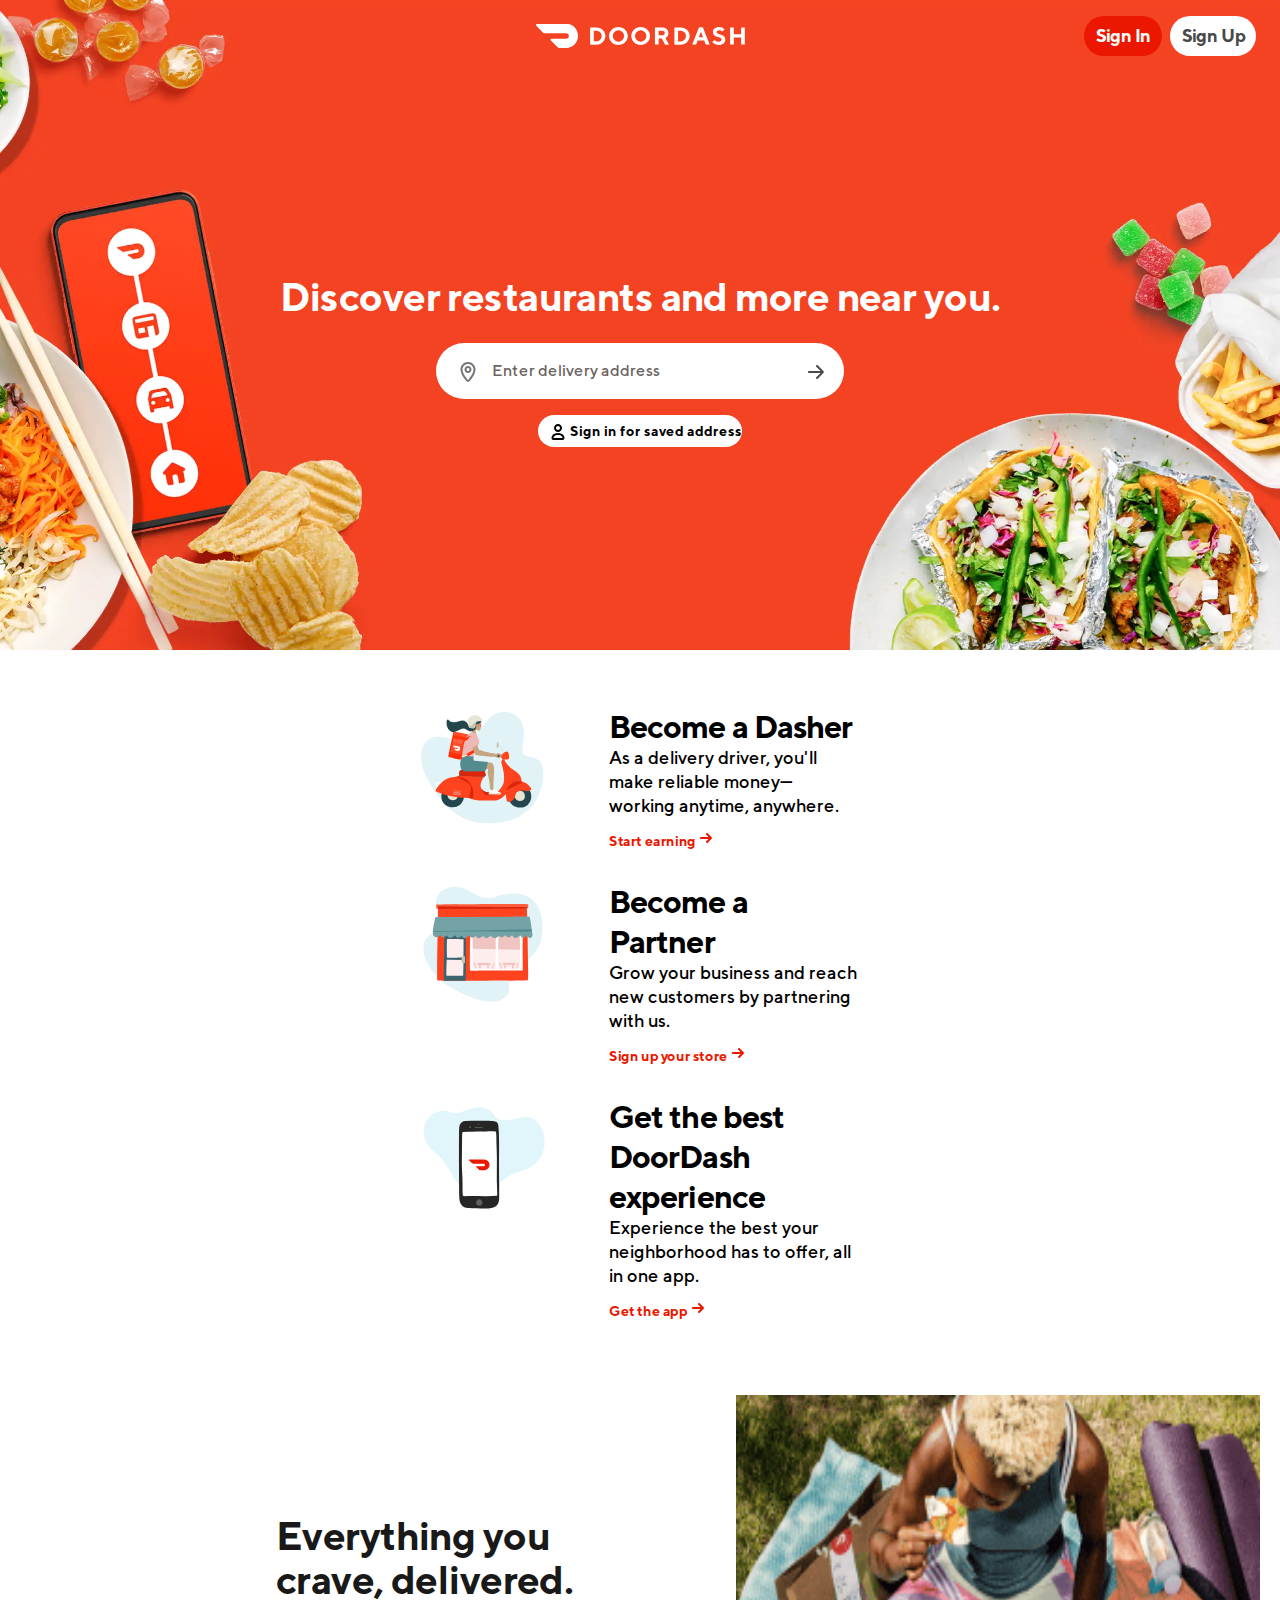
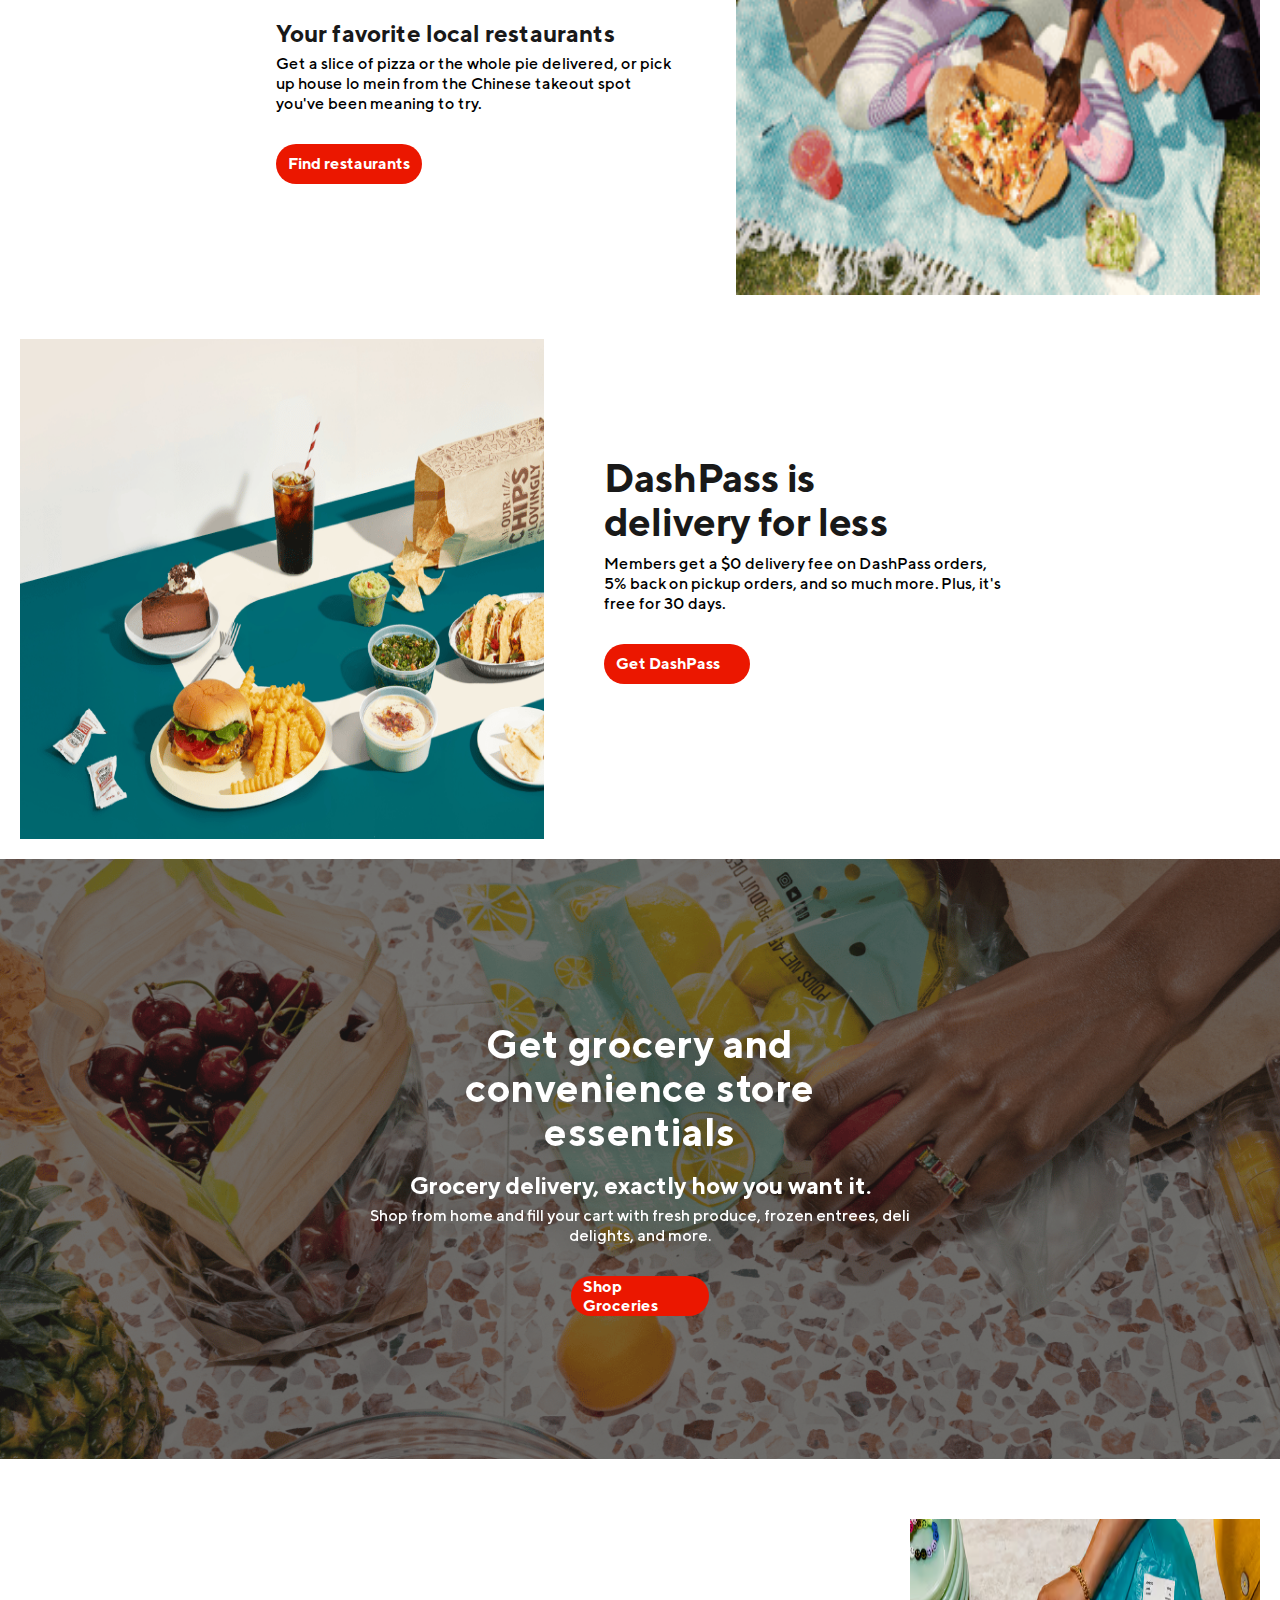
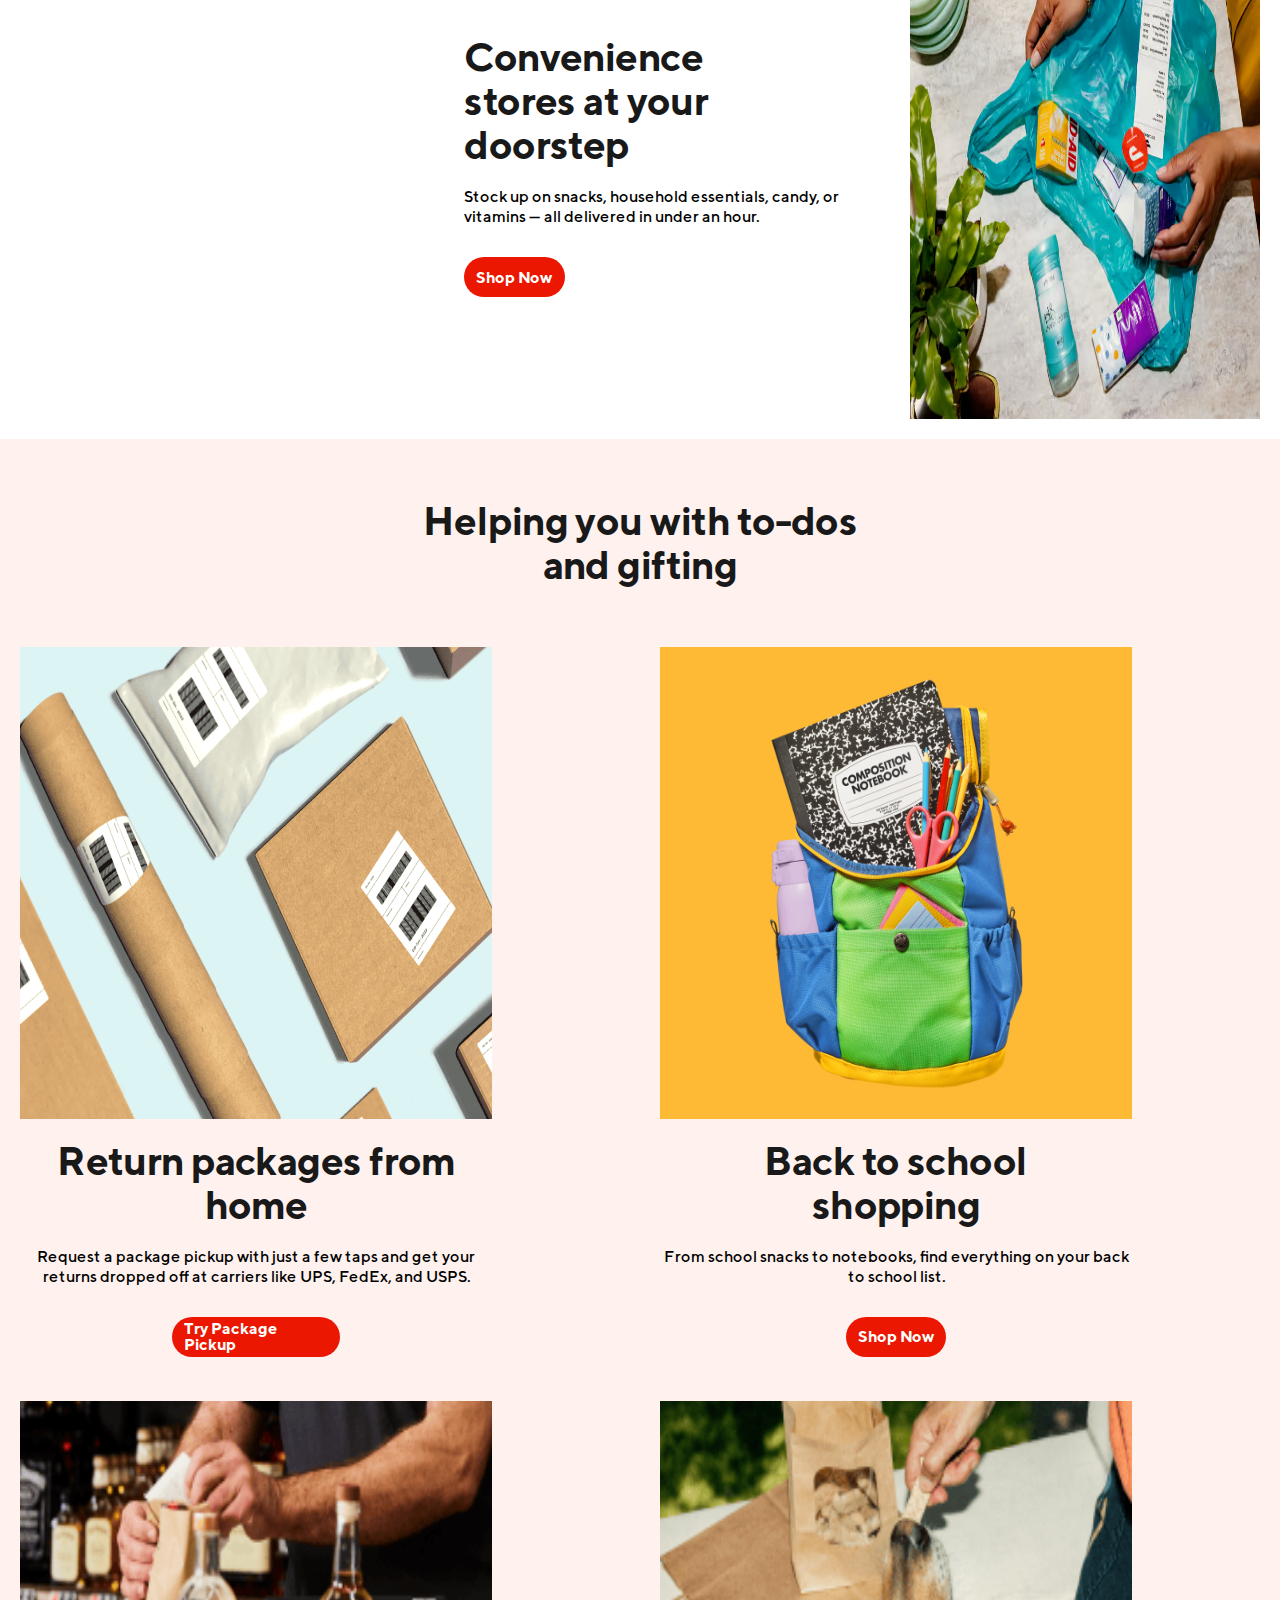
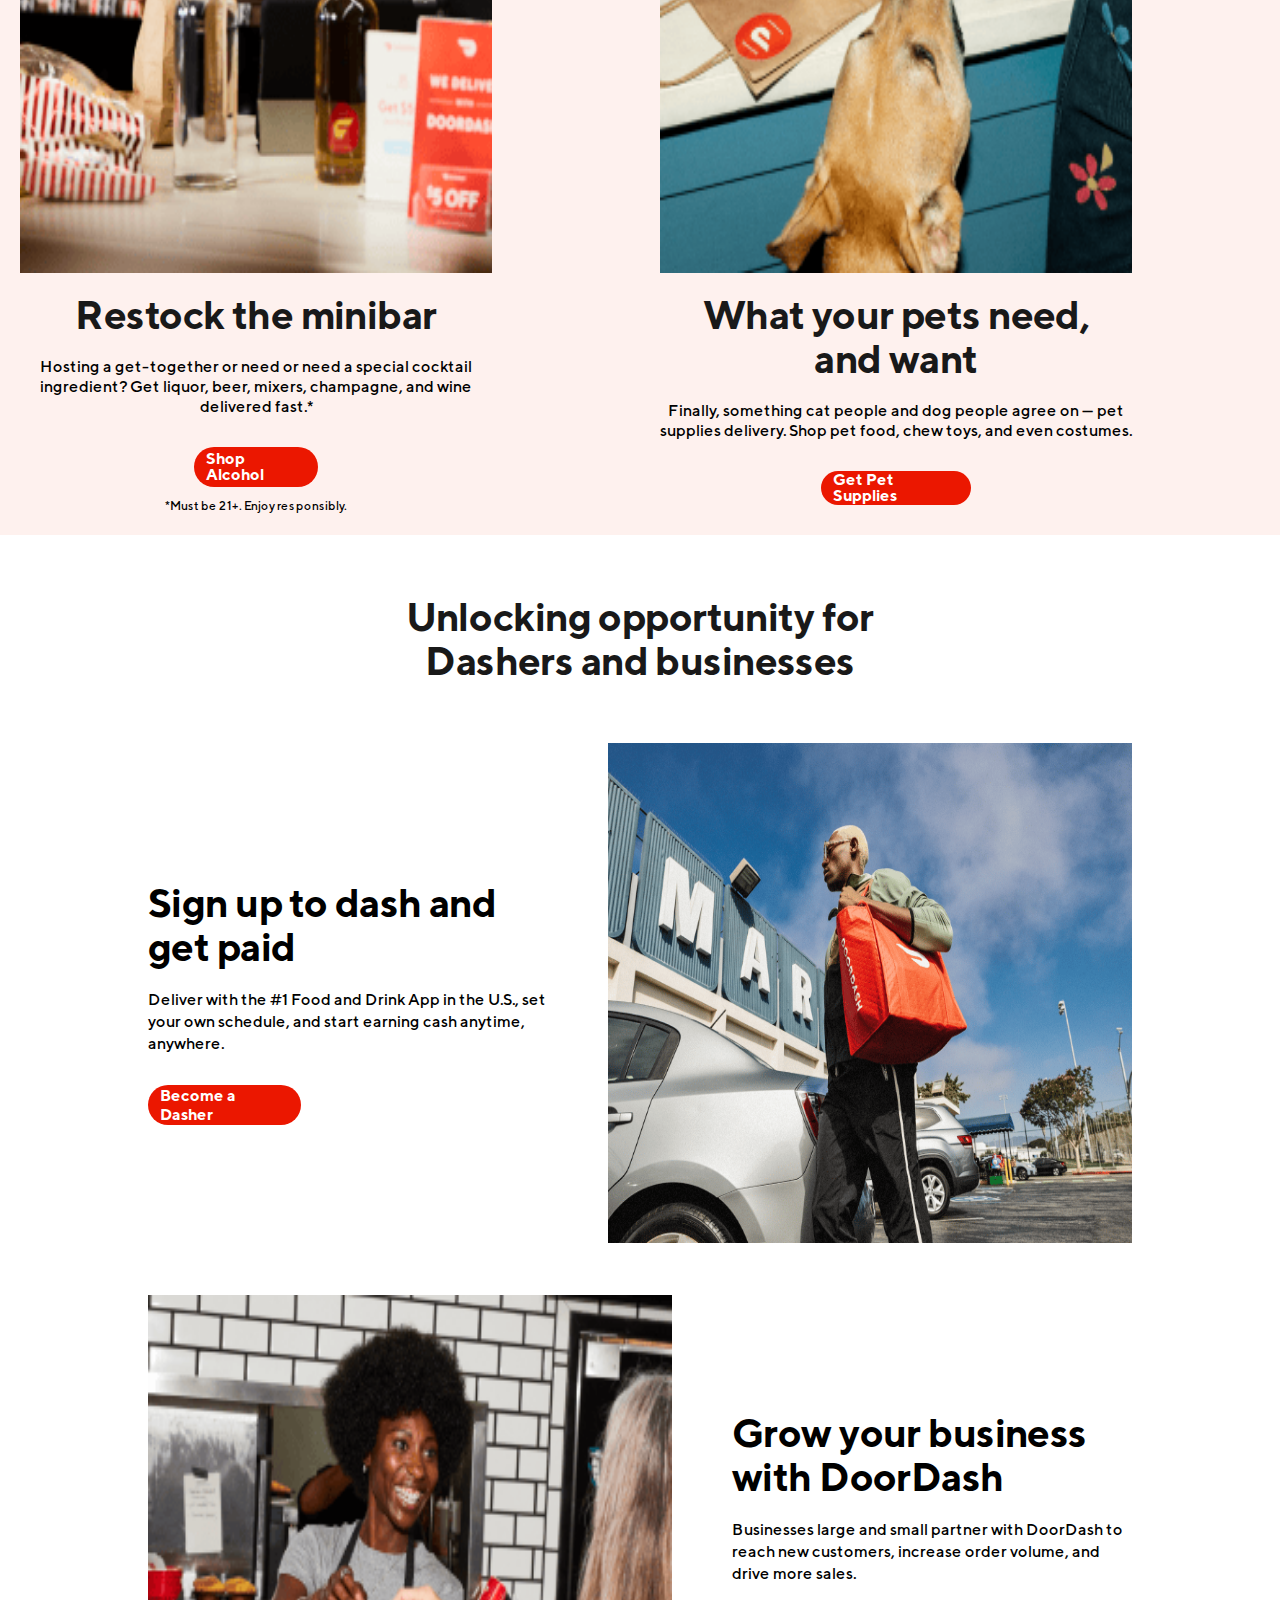
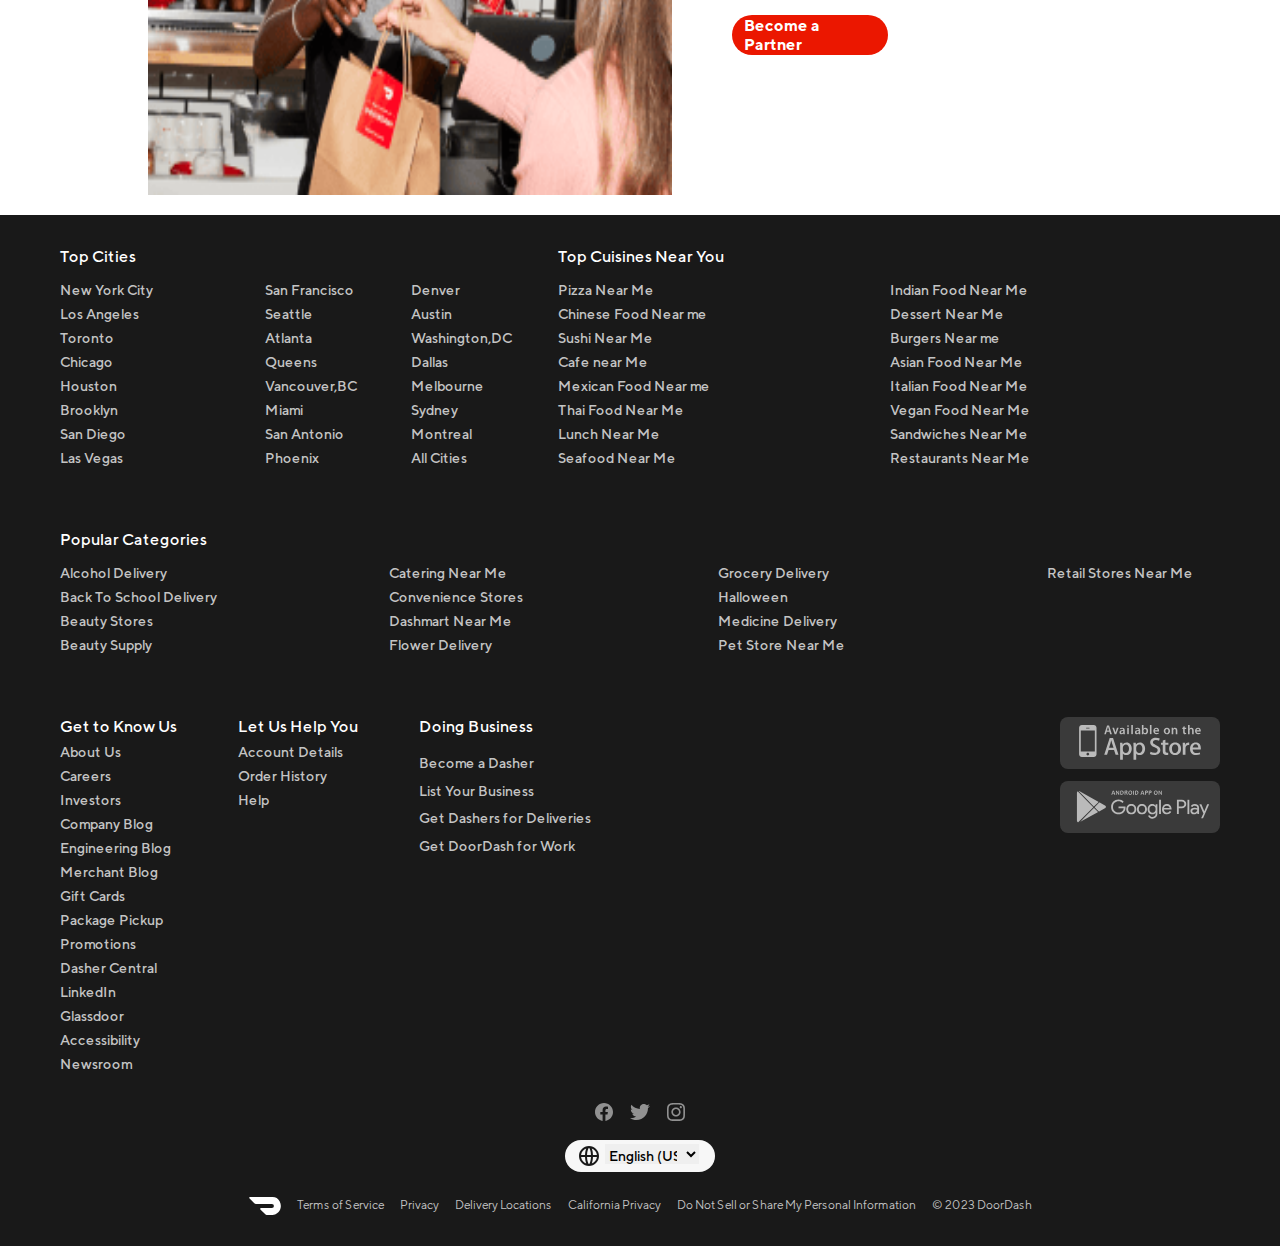
<file: doordash/index.html>
<!DOCTYPE html>
<html lang="en">

<head>
    <meta charset="UTF-8">
    <meta name="viewport" content="width=device-width, initial-scale=1.0">
    <title>DoorDash food Delivery</title>
    <link rel="stylesheet" href="style.css">
</head>

<body>
    <div class="hero-section">
        <div class="sign-in-and-sign-up-button">
            <div class="sign-in-btn">
                <div class="sign-in-text">Sign In
                </div>
            </div>
            <div class="sign-up-btn">
                <div class="sign-up-text">Sign Up</div>
            </div>
        </div>
        <div class="logo-and-name header">
            <div class="logo">
                <img src="assets/images/logo-white.svg" alt="" class="mobile-view-logo">
                <img src="assets/images/logo-desktop.svg" alt="" class="desktop-logo">
            </div>
            <div class="name">
                <img src="assets/images/name.svg" alt="" class="mobile-view-name">
                <img src="assets/images/name-desktop.svg" alt="" class="desktop-name">
            </div>
        </div>
        <div class="hero-content">
            <div class="logo-and-name">
                <div class="logo">
                    <img src="assets/images/logo-white.svg" alt="">
                </div>
                <div class="name"><img src="assets/images/name.svg" alt=""></div>
            </div>
            <div class="text-searchbar-and-profile-container">
                <div class="hero-text">
                    <div class="text">Discover restaurants and more near you.</div>
                </div>
                <div class="search-bar-container">
                    <div class="search-icon">
                        <svg width="24" height="24" viewBox="0 0 24 24" fill="none" xmlns="http://www.w3.org/2000/svg"
                            aria-hidden="true" class="styles__StyledInlineSvg-sc-12l8vvi-0 jFpckg">
                            <path fill-rule="evenodd" clip-rule="evenodd"
                                d="M14.1922 15.6064C13.0236 16.4816 11.5723 17 10 17C6.13401 17 3 13.866 3 10C3 6.13401 6.13401 3 10 3C13.866 3 17 6.13401 17 10C17 11.5723 16.4816 13.0236 15.6064 14.1922L20.7071 19.2929C21.0976 19.6834 21.0976 20.3166 20.7071 20.7071C20.3166 21.0976 19.6834 21.0976 19.2929 20.7071L14.1922 15.6064ZM15 10C15 12.7614 12.7614 15 10 15C7.23858 15 5 12.7614 5 10C5 7.23858 7.23858 5 10 5C12.7614 5 15 7.23858 15 10Z"
                                fill="#191919"></path>
                        </svg>
                    </div>
                    <div class="location-icon">
                        <svg width="24" height="24" viewBox="0 0 24 24" fill="none" xmlns="http://www.w3.org/2000/svg"
                            aria-hidden="true" class="styles__StyledInlineSvg-sc-12l8vvi-0 jFpckg">
                            <path fill-rule="evenodd" clip-rule="evenodd"
                                d="M10.5257 21.3514L12 20L13.4743 21.3514C13.0955 21.7647 12.5606 22 12 22C11.4394 22 10.9045 21.7647 10.5257 21.3514ZM13.2949 18.4463C12.5464 19.4039 12 20 12 20C12 20 11.4535 19.4039 10.7051 18.4463C9.07919 16.3658 6.5 12.5792 6.5 9.49242C6.5 6.45904 8.96243 4 12 4C15.0376 4 17.5 6.45904 17.5 9.49242C17.5 12.5792 14.9208 16.3658 13.2949 18.4463ZM13.4743 21.3514C13.4743 21.3514 13.4743 21.3514 12 20C10.5257 21.3514 10.5257 21.3514 10.5257 21.3514L10.5227 21.3482L10.5177 21.3427L10.5018 21.3252L10.4474 21.2647C10.4014 21.2133 10.3363 21.1398 10.2548 21.0461C10.0919 20.8589 9.86301 20.5903 9.59004 20.2553C9.04587 19.5873 8.31764 18.6441 7.58566 17.5456C6.85705 16.4522 6.10151 15.1704 5.5227 13.8275C4.95169 12.5026 4.5 10.9984 4.5 9.49242C4.5 5.35187 7.86046 2 12 2C16.1395 2 19.5 5.35187 19.5 9.49242C19.5 10.9984 19.0483 12.5026 18.4773 13.8275C17.8985 15.1704 17.1429 16.4522 16.4143 17.5456C15.6824 18.6441 14.9541 19.5873 14.41 20.2553C14.137 20.5903 13.9081 20.8589 13.7452 21.0461C13.6637 21.1398 13.5986 21.2133 13.5526 21.2647L13.4982 21.3252L13.4823 21.3427L13.4773 21.3482L13.4743 21.3514Z"
                                fill="#767676"></path>
                            <path fill-rule="evenodd" clip-rule="evenodd"
                                d="M12 11C12.8284 11 13.5 10.3284 13.5 9.5C13.5 8.67157 12.8284 8 12 8C11.1716 8 10.5 8.67157 10.5 9.5C10.5 10.3284 11.1716 11 12 11ZM12 13C13.933 13 15.5 11.433 15.5 9.5C15.5 7.567 13.933 6 12 6C10.067 6 8.5 7.567 8.5 9.5C8.5 11.433 10.067 13 12 13Z"
                                fill="#767676"></path>
                        </svg>
                    </div>
                    <div class="delivery-address-text">
                        <div class="address-text">Enter delivery address</div>
                    </div>
                    <div class="next-arrow">
                        <div class="mobile-view-arrow">
                            <svg width="24" height="24" viewBox="0 0 24 24" fill="none"
                                xmlns="http://www.w3.org/2000/svg" aria-hidden="true"
                                class="styles__StyledInlineSvg-sc-12l8vvi-0 jFpckg">
                                <path
                                    d="M12.2929 17.2929C11.9024 17.6834 11.9024 18.3166 12.2929 18.7071C12.6834 19.0976 13.3166 19.0976 13.7071 18.7071L19.1578 13.2564C19.242 13.1722 19.3427 13.0717 19.4241 12.9758C19.5183 12.8648 19.6439 12.6962 19.7195 12.4635C19.8174 12.1623 19.8174 11.8377 19.7195 11.5365C19.6439 11.3038 19.5183 11.1352 19.4241 11.0242C19.3427 10.9283 19.242 10.8278 19.1578 10.7436L13.7071 5.29289C13.3166 4.90237 12.6834 4.90237 12.2929 5.29289C11.9024 5.68342 11.9024 6.31658 12.2929 6.70711L16.5858 11L5 11C4.44772 11 4 11.4477 4 12C4 12.5523 4.44771 13 5 13L16.5858 13L12.2929 17.2929Z"
                                    fill="currentColor"></path>
                            </svg>
                        </div>
                        <div class="desktop-view-arrow-container">
                            <div class="desktop-arrow">
                                <svg width="24" height="24" viewBox="0 0 24 24" fill="none"
                                    xmlns="http://www.w3.org/2000/svg" aria-hidden="true"
                                    class="styles__StyledInlineSvg-sc-12l8vvi-0 jFpckg">
                                    <path
                                        d="M12.2929 17.2929C11.9024 17.6834 11.9024 18.3166 12.2929 18.7071C12.6834 19.0976 13.3166 19.0976 13.7071 18.7071L19.1578 13.2564C19.242 13.1722 19.3427 13.0717 19.4241 12.9758C19.5183 12.8648 19.6439 12.6962 19.7195 12.4635C19.8174 12.1623 19.8174 11.8377 19.7195 11.5365C19.6439 11.3038 19.5183 11.1352 19.4241 11.0242C19.3427 10.9283 19.242 10.8278 19.1578 10.7436L13.7071 5.29289C13.3166 4.90237 12.6834 4.90237 12.2929 5.29289C11.9024 5.68342 11.9024 6.31658 12.2929 6.70711L16.5858 11L5 11C4.44772 11 4 11.4477 4 12C4 12.5523 4.44771 13 5 13L16.5858 13L12.2929 17.2929Z"
                                        fill="currentColor"></path>
                                </svg>
                            </div>
                        </div>
                    </div>
                </div>
                <div class="profile">
                    <div class="profile-icon-and-text">
                        <div class="icon">
                            <svg width="16" height="16" viewBox="0 0 16 16" fill="none"
                                xmlns="http://www.w3.org/2000/svg" aria-hidden="true"
                                class="styles__StyledInlineSvg-sc-12l8vvi-0 jFpckg">
                                <path fill-rule="evenodd" clip-rule="evenodd"
                                    d="M12.5 16C13.6046 16 14.5 15.1046 14.5 14C14.5 13.5 14.37 13.0462 14.37 13.0462C14.2499 12.5658 14.0117 11.9323 13.5375 11.3C12.5198 9.94301 10.738 9 8 9C5.26202 9 3.48025 9.94301 2.4625 11.3C1.98825 11.9323 1.75013 12.5658 1.63003 13.0462C1.63003 13.0462 1.5 13.5 1.5 14C1.5 15.1046 2.39543 16 3.5 16H12.5ZM12.5 14C12.5 14 12.5 12.8726 11.4633 12C10.8088 11.4492 9.74133 11 8 11C6.25867 11 5.19116 11.4492 4.53675 12C3.5 12.8726 3.5 14 3.5 14H12.5Z"
                                    fill="currentColor"></path>
                                <path fill-rule="evenodd" clip-rule="evenodd"
                                    d="M12 4C12 6.20914 10.2091 8 8 8C5.79086 8 4 6.20914 4 4C4 1.79086 5.79086 0 8 0C10.2091 0 12 1.79086 12 4ZM8 6C9.10457 6 10 5.10457 10 4C10 2.89543 9.10457 2 8 2C6.89543 2 6 2.89543 6 4C6 5.10457 6.89543 6 8 6Z"
                                    fill="currentColor"></path>
                            </svg>
                        </div>
                        <div class="profile-text">
                            <div class="profile-text mobile-profile">Sign In</div>
                            <div class="profile-text desktop-profile">Sign in for saved address</div>
                        </div>
                    </div>
                </div>
            </div>
        </div>
    </div>
    <div class="door-dash-app-ad-container">
        <div class="door-dash-ad-block">
            <div class="ad-contents">
                <div class="red-logo-block">
                    <svg width="40" height="40" viewBox="0 0 24 24" fill="none" xmlns="http://www.w3.org/2000/svg"
                        aria-hidden="true" data-testid="appDownloadLogo"
                        class="styles__StyledInlineSvg-sc-12l8vvi-0 jFpckg sc-7cb49cba-3 bhFliy">
                        <path
                            d="M20.9506 9.06644C20.0784 7.42113 18.3736 6.41016 16.5301 6.41016H2.47575C2.21805 6.41016 2 6.62821 2 6.90573C2 7.02467 2.05947 7.14361 2.13876 7.24272L5.19147 10.3153C5.46899 10.5928 5.8258 10.7514 6.20243 10.7316H16.094C16.8076 10.7316 17.3825 11.2866 17.3825 12.0002C17.3825 12.7139 16.8274 13.2887 16.1138 13.2887H9.31461C9.05691 13.2887 8.83886 13.5068 8.83886 13.7843C8.83886 13.9033 8.89833 14.0222 8.97762 14.1213L12.0303 17.1939C12.3078 17.4714 12.6647 17.6102 13.0611 17.6102H16.1535C20.1577 17.6102 23.1905 13.3284 20.9506 9.06644Z"
                            fill="#EB1700"></path>
                    </svg>
                </div>
                <div class="doordash-app-block">
                    <div class="play-store-icon">
                        <img src="assets/images/google-play-store-logo (1).svg" alt="">
                    </div>
                    <div class="doordash-app-text">
                        DoorDash App
                    </div>
                    <div class="food-text">
                        Food & Groceries, Delivered
                    </div>
                    <div class="get-the-mobile-app-container">
                        <div class="get-the-mobile-app-text">Get the app</div>
                        <div class="get-next-arrow">
                            <svg width="16" height="16" viewBox="0 0 16 16" fill="none"
                                xmlns="http://www.w3.org/2000/svg" aria-hidden="true"
                                class="styles__StyledInlineSvg-sc-12l8vvi-0 jFpckg">
                                <path
                                    d="M8.29289 11.2929C7.90237 11.6834 7.90237 12.3166 8.29289 12.7071C8.68342 13.0976 9.31658 13.0976 9.70711 12.7071L13.7071 8.70711C14.0976 8.31658 14.0976 7.68342 13.7071 7.29289L9.70711 3.29289C9.31658 2.90237 8.68342 2.90237 8.29289 3.29289C7.90237 3.68342 7.90237 4.31658 8.29289 4.70711L10.5858 7L3 7C2.44772 7 2 7.44771 2 8C2 8.55228 2.44772 9 3 9L10.5858 9L8.29289 11.2929Z"
                                    fill="currentColor"></path>
                            </svg>
                        </div>
                    </div>

                </div>
            </div>
        </div>
    </div>
    <div class="partner-dasher-experience-container">
        <div class="partner-dasher-experience-block-items">
            <div class="block-item">
                <div class="block-img"><img src="assets/images/ScootScoot.svg" alt=""></div>
                <div class="block-texts">
                    <div class="block-main-text">Become a Dasher</div>
                    <div class="block-sub-text">As a delivery driver, you'll make reliable money—working anytime,
                        anywhere.
                    </div>
                    <div class="block-red-text-and-arrow">
                        Start earning
                        <span class="red-arrow"><svg width="16" height="16" viewBox="0 0 16 16" fill="none"
                                xmlns="http://www.w3.org/2000/svg" aria-hidden="true"
                                class="styles__StyledInlineSvg-sc-12l8vvi-0 djCUZq">
                                <path
                                    d="M8.29289 11.2929C7.90237 11.6834 7.90237 12.3166 8.29289 12.7071C8.68342 13.0976 9.31658 13.0976 9.70711 12.7071L13.7071 8.70711C14.0976 8.31658 14.0976 7.68342 13.7071 7.29289L9.70711 3.29289C9.31658 2.90237 8.68342 2.90237 8.29289 3.29289C7.90237 3.68342 7.90237 4.31658 8.29289 4.70711L10.5858 7L3 7C2.44772 7 2 7.44771 2 8C2 8.55228 2.44772 9 3 9L10.5858 9L8.29289 11.2929Z"
                                    fill="#EB1700"></path>
                            </svg></span>
                    </div>
                </div>
            </div>
            <div class="block-item">
                <div class="block-img"><img src="assets/images/Storefront.svg" alt=""></div>
                <div class="block-texts">
                    <div class="block-main-text">Become a Partner</div>
                    <div class="block-sub-text">Grow your business and reach new customers by partnering with us.
                    </div>
                    <div class="block-red-text-and-arrow">
                        Sign up your store
                        <span class="red-arrow"><svg width="16" height="16" viewBox="0 0 16 16" fill="none"
                                xmlns="http://www.w3.org/2000/svg" aria-hidden="true"
                                class="styles__StyledInlineSvg-sc-12l8vvi-0 djCUZq">
                                <path
                                    d="M8.29289 11.2929C7.90237 11.6834 7.90237 12.3166 8.29289 12.7071C8.68342 13.0976 9.31658 13.0976 9.70711 12.7071L13.7071 8.70711C14.0976 8.31658 14.0976 7.68342 13.7071 7.29289L9.70711 3.29289C9.31658 2.90237 8.68342 2.90237 8.29289 3.29289C7.90237 3.68342 7.90237 4.31658 8.29289 4.70711L10.5858 7L3 7C2.44772 7 2 7.44771 2 8C2 8.55228 2.44772 9 3 9L10.5858 9L8.29289 11.2929Z"
                                    fill="#EB1700"></path>
                            </svg></span>
                    </div>
                </div>
            </div>
            <div class="block-item">
                <div class="block-img"><img src="assets/images/iphone.svg" alt=""></div>
                <div class="block-texts">
                    <div class="block-main-text">Get the best DoorDash experience</div>
                    <div class="block-sub-text">Experience the best your neighborhood has to offer, all in one app.
                    </div>
                    <div class="block-red-text-and-arrow">
                        Get the app
                        <span class="red-arrow"><svg width="16" height="16" viewBox="0 0 16 16" fill="none"
                                xmlns="http://www.w3.org/2000/svg" aria-hidden="true"
                                class="styles__StyledInlineSvg-sc-12l8vvi-0 djCUZq">
                                <path
                                    d="M8.29289 11.2929C7.90237 11.6834 7.90237 12.3166 8.29289 12.7071C8.68342 13.0976 9.31658 13.0976 9.70711 12.7071L13.7071 8.70711C14.0976 8.31658 14.0976 7.68342 13.7071 7.29289L9.70711 3.29289C9.31658 2.90237 8.68342 2.90237 8.29289 3.29289C7.90237 3.68342 7.90237 4.31658 8.29289 4.70711L10.5858 7L3 7C2.44772 7 2 7.44771 2 8C2 8.55228 2.44772 9 3 9L10.5858 9L8.29289 11.2929Z"
                                    fill="#EB1700"></path>
                            </svg></span>
                    </div>
                </div>
            </div>

        </div>
    </div>
    <div class="doordash-delivery-block">
        <div class="everything-you-crave-block">
            <div class="everything-img">
                <img src="assets/images/everything.png" alt="">
            </div>
            <div class="everything-text">
                <div class="everything-block-main-text">
                    Everything you crave, delivered.
                </div>
                <div class="your-favorite-text">
                    Your favorite local restaurants
                </div>
                <div class="everything-block-sub-text">
                    Get a slice of pizza or the whole pie delivered, or pick up house lo mein from the Chinese takeout
                    spot you've been meaning to try.
                </div>
                <div class="find-restaurant-block">
                    <div class="find-restaurant-text">Find restaurants</div>
                </div>
            </div>
        </div>
        <div class="dash-pass-block">
            <div class="dash-pass-img">
                <img src="assets/images/dashpass_mobile.png" alt="" class="dashpass-mobile">
                <img src="assets/images/dashpass_desktop.png" alt="" class="dashpass-desktop">
            </div>
            <div class="everything-text">
                <div class="everything-block-main-text">
                    DashPass is delivery for less
                </div>
                <div class="everything-block-sub-text">
                    Members get a $0 delivery fee on DashPass orders, 5% back on pickup orders, and so much more. Plus,
                    it's free for 30 days.
                </div>
                <div class="find-restaurant-block">
                    <div class="find-restaurant-text">Get DashPass</div>
                </div>
            </div>
        </div>
    </div>
    <div class="grocery-container">
        <div class="grocery-block">
            <div class="get-grocery-block">
                <div class="get-grocery-main-text">
                    Get grocery and convenience store essentials
                </div>
                <div class="grocery-delivery-text">
                    Grocery delivery, exactly how you want it.
                </div>
                <div class="get-grocery-sub-text">
                    Shop from home and fill your cart with fresh produce, frozen entrees, deli delights, and more.
                </div>
                <div class="shop-groceries-button">
                    <div class="shop-groceries-text">
                        Shop Groceries
                    </div>
                </div>
            </div>
        </div>
    </div>
    <div class="door-step-container">
        <div class="door-step-img">
            <img src="assets/images/convenience_mobile.png" alt="" class="mobile-doorstep">
            <img src="assets/images/convenience_desktop.avif" alt="" class="desktop-doorstep">
        </div>
        <div class="door-step-texts">
            <div class="door-step-main-text">
                Convenience stores at your doorstep
            </div>
            <div class="door-step-sub-text">
                Stock up on snacks, household essentials, candy, or vitamins — all delivered in under an hour.
            </div>
            <div class="shop-now-button">
                <div class="shop-now-text">Shop Now</div>
            </div>
        </div>
    </div>
    <div class="helping-you-text-and-cards-container">
        <div class="helping-you-container">
            <div class="helping-you-text">
                Helping you with to-dos and gifting
            </div>
        </div>
        <div class="cards-container">
            <div class="card">
                <div class="card-img"><img src="assets/images/package_pickup_mobile.png" alt=""></div>
                <div class="card-text">
                    <div class="card-main-text">Return packages from home</div>
                    <div class="card-sub-text">
                        Request a package pickup with just a few taps and get your returns dropped off at carriers like
                        UPS, FedEx, and USPS.
                    </div>
                    <div class="package-pickup-button">
                        <div class="package-pick-up-text">Try Package Pickup</div>
                    </div>
                </div>
            </div>
            <div class="card">
                <div class="card-img"><img src="assets/images/bts-backpack.webp" alt=""></div>
                <div class="card-text">
                    <div class="card-main-text">Back to school shopping</div>
                    <div class="card-sub-text">
                        From school snacks to notebooks, find everything on your back to school list.
                    </div>
                    <div class="package-pickup-button pickup-shop-now">
                        <div class="package-pick-up-text ">Shop Now</div>
                    </div>
                </div>
            </div>
            <div class="card">
                <div class="card-img"><img src="assets/images/alcohol_mobile.png" alt=""></div>
                <div class="card-text">
                    <div class="card-main-text">Restock the minibar</div>
                    <div class="card-sub-text">
                        Hosting a get-together or need or need a special cocktail ingredient? Get liquor, beer, mixers,
                        champagne, and wine delivered fast.*
                    </div>
                    <div class="package-pickup-button shop-alcohol">
                        <div class="package-pick-up-text">Shop Alcohol</div>
                    </div>
                    <div class="age-limit-text">
                        *Must be 21+. Enjoy responsibly.
                    </div>
                </div>
            </div>
            <div class="card">
                <div class="card-img"><img src="assets/images/pet_supplies_mobile.png" alt=""></div>
                <div class="card-text">
                    <div class="card-main-text">What your pets need, and want</div>
                    <div class="card-sub-text">
                        Finally, something cat people and dog people agree on — pet supplies delivery. Shop pet food,
                        chew toys, and even costumes.
                    </div>
                    <div class="package-pickup-button get-pet">
                        <div class="package-pick-up-text">Get Pet Supplies</div>
                    </div>
                    <div class="age-limit-text">

                    </div>
                </div>
            </div>

        </div>
    </div>
    <div class="unlocking-opportunity-container">
        <div class="unlocking-opportunity-text">
            Unlocking opportunity for Dashers and businesses
        </div>
    </div>
    <div class="sign-up-to-dash-and-grow-your-business-container">
        <div class="sign-up-to-dash-block">
            <div class="dash-block-img">
                <img src="assets/images/become_a_dasher_mobile.png" alt="" class="dasher-mobile">
                <img src="assets/images/become_a_dasher_desktop.png" alt="" class="dasher-desktop">
            </div>
            <div class="dash-block-text">
                <div class="dash-block-main-text">Sign up to dash and get paid</div>
                <div class="dash-block-sub-text">Deliver with the #1 Food and Drink App in the U.S., set your own
                    schedule, and start earning cash anytime, anywhere.</div>
                <div class="become-button">
                    <div class="become-text">Become a Dasher</div>
                </div>
            </div>
        </div>
        <div class="grow-your-business-block">
            <div class="dash-block-img">
                <img src="assets/images/work_with_doordash_mobile.png" alt="">
            </div>
            <div class="dash-block-text">
                <div class="dash-block-main-text">Grow your business with DoorDash</div>
                <div class="dash-block-sub-text">Businesses large and small partner with DoorDash to reach new
                    customers, increase order volume, and drive more sales.</div>
                <div class="become-button">
                    <div class="become-text">Become a Partner</div>
                </div>
            </div>
        </div>
    </div>
    <footer>
        <div class="footer-items">
            <div class="cities-and-cuisines-container">
                <div class="top-cities-block">
                    <div class="block-header">
                        Top Cities
                    </div>
                    <div class="city-blocks">
                        <div class="first-block">
                            <div class="first-block-item">New York City</div>
                            <div class="first-block-item">Los Angeles</div>
                            <div class="first-block-item">Toronto</div>
                            <div class="first-block-item">Chicago</div>
                            <div class="first-block-item">Houston</div>
                            <div class="first-block-item">Brooklyn</div>
                            <div class="first-block-item">San Diego</div>
                            <div class="first-block-item">Las Vegas</div>
                        </div>
                        <div class="second-block">
                            <div class="first-block-item">San Francisco</div>
                            <div class="first-block-item">Seattle</div>
                            <div class="first-block-item">Atlanta</div>
                            <div class="first-block-item">Queens</div>
                            <div class="first-block-item">Vancouver,BC</div>
                            <div class="first-block-item">Miami</div>
                            <div class="first-block-item">San Antonio</div>
                            <div class="first-block-item">Phoenix</div>
                        </div>
                        <div class="third-block">
                            <div class="first-block-item">Denver</div>
                            <div class="first-block-item">Austin</div>
                            <div class="first-block-item">Washington,DC</div>
                            <div class="first-block-item">Dallas</div>
                            <div class="first-block-item">Melbourne</div>
                            <div class="first-block-item">Sydney</div>
                            <div class="first-block-item">Montreal</div>
                            <div class="first-block-item">All Cities</div>
                        </div>
                    </div>
                </div>
                <div class="top-cuisines-block">
                    <div class="block-header">
                        Top Cuisines Near You
                    </div>
                    <div class="cuisines-blocks">
                        <div class="first-block">
                            <div class="first-block-item">Pizza Near Me</div>
                            <div class="first-block-item">Chinese Food Near me</div>
                            <div class="first-block-item">Sushi Near Me</div>
                            <div class="first-block-item">Cafe near Me</div>
                            <div class="first-block-item">Mexican Food Near me</div>
                            <div class="first-block-item">Thai Food Near Me</div>
                            <div class="first-block-item">Lunch Near Me</div>
                            <div class="first-block-item">Seafood Near Me</div>
                        </div>
                        <div class="second-block">
                            <div class="first-block-item">Indian Food Near Me</div>
                            <div class="first-block-item">Dessert Near Me</div>
                            <div class="first-block-item">Burgers Near me</div>
                            <div class="first-block-item">Asian Food Near Me</div>
                            <div class="first-block-item">Italian Food Near Me</div>
                            <div class="first-block-item">Vegan Food Near Me</div>
                            <div class="first-block-item">Sandwiches Near Me</div>
                            <div class="first-block-item">Restaurants Near Me</div>
                        </div>
                    </div>
                </div>
            </div>
            <div class="popular-categories-container">
                <div class="block-header">
                    Popular Categories
                </div>
                <div class="popular-blocks">
                    <div class="first-block">
                        <div class="first-block-item">Alcohol Delivery</div>
                        <div class="first-block-item">Back To School Delivery</div>
                        <div class="first-block-item">Beauty Stores</div>
                        <div class="first-block-item">Beauty Supply</div>
                    </div>
                    <div class="second-block">
                        <div class="first-block-item">Catering Near Me</div>
                        <div class="first-block-item">Convenience Stores</div>
                        <div class="first-block-item">Dashmart Near Me</div>
                        <div class="first-block-item">Flower Delivery</div>
                    </div>
                    <div class="third-block">
                        <div class="first-block-item">Grocery Delivery</div>
                        <div class="first-block-item">Halloween</div>
                        <div class="first-block-item">Medicine Delivery</div>
                        <div class="first-block-item">Pet Store Near Me</div>
                    </div>
                    <div class="fourth-block">
                        <div class="first-block-item">Retail Stores Near Me</div>
                    </div>
                </div>
            </div>
            <div class="button-about-know-more-container">
                <div class="play-store-and-app-store-button">
                    <div class="app-store-button">
                        <div class="app-store-img">
                            <svg height="48px" width="144px" fill="#ffffff" x="0px" y="0px" viewBox="0 0 131 44"
                                aria-hidden="true">
                                <path
                                    d="M95.752,9.966l0.07,0.861h0.036c0.259-0.448,0.883-0.99,1.838-0.99c1.002,0,2.039,0.648,2.039,2.463v3.406 h-1.45v-3.242c0-0.825-0.307-1.45-1.096-1.45c-0.578,0-0.978,0.413-1.132,0.849c-0.047,0.118-0.07,0.295-0.07,0.46v3.383h-1.45 v-4.031c0-0.661-0.024-1.214-0.047-1.709H95.752z">
                                </path>
                                <rect x="74.588" y="7.338" width="1.449" height="8.368"></rect>
                                <path
                                    d="M54.52,7.573c0.495,0,0.802,0.342,0.813,0.79c0,0.424-0.318,0.778-0.825,0.778 c-0.484,0-0.801-0.354-0.801-0.778C53.707,7.916,54.036,7.573,54.52,7.573z">
                                </path>
                                <rect x="53.789" y="9.966" width="1.449" height="5.74"></rect>
                                <path
                                    d="M43.707,15.706H42.28l-2.133-5.74h1.568l0.93,2.911c0.165,0.507,0.283,0.967,0.389,1.438h0.036 c0.105-0.472,0.236-0.92,0.389-1.438l0.92-2.911h1.521L43.707,15.706z">
                                </path>
                                <rect x="57.515" y="7.338" width="1.449" height="8.368"></rect>
                                <path
                                    d="M82.795,33.559c-1.012,0.903-2.413,1.351-4.211,1.351c-1.666,0-2.999-0.322-4.005-0.961l0.575-2.063 c1.085,0.639,2.276,0.963,3.572,0.963c0.937,0,1.661-0.213,2.181-0.63c0.517-0.419,0.777-0.98,0.777-1.692 c0-0.618-0.214-1.146-0.64-1.576c-0.432-0.428-1.137-0.822-2.132-1.192c-2.703-1.006-4.057-2.482-4.057-4.422 c0-1.269,0.472-2.311,1.429-3.121c0.955-0.808,2.22-1.214,3.797-1.214c1.405,0,2.575,0.246,3.509,0.732l-0.625,2.018 c-0.871-0.472-1.861-0.712-2.965-0.712c-0.873,0-1.558,0.222-2.05,0.639c-0.411,0.388-0.618,0.854-0.618,1.403 c0,0.607,0.237,1.113,0.71,1.517c0.414,0.365,1.163,0.761,2.245,1.188c1.334,0.531,2.309,1.162,2.938,1.882 c0.625,0.718,0.94,1.611,0.94,2.679C84.165,31.665,83.705,32.738,82.795,33.559z">
                                </path>
                                <path
                                    d="M91.524,25.395h-2.733v5.417c0,1.374,0.485,2.056,1.449,2.056c0.443,0,0.807-0.033,1.099-0.108l0.07,1.876 c-0.49,0.183-1.131,0.276-1.926,0.276c-0.973,0-1.743-0.294-2.291-0.894c-0.555-0.593-0.829-1.596-0.829-3.002v-5.621h-1.626V23.54 h1.626V21.5l2.428-0.733v2.773h2.733V25.395z">
                                </path>
                                <path
                                    d="M104.242,9.966h0.813V8.893l1.427-0.401v1.474h1.378v1.084h-1.378v2.534c0,0.708,0.188,1.061,0.742,1.061 c0.259,0,0.401-0.012,0.566-0.059l0.024,1.096c-0.213,0.082-0.601,0.154-1.049,0.154c-0.542,0-0.979-0.177-1.25-0.472 c-0.318-0.33-0.46-0.861-0.46-1.615V11.05h-0.813V9.966z">
                                </path>
                                <path
                                    d="M110.598,25.718c-0.244-0.044-0.506-0.063-0.78-0.063c-0.871,0-1.542,0.329-2.017,0.984 c-0.414,0.582-0.619,1.306-0.619,2.199v5.847h-2.476v-7.639c0-1.277-0.022-2.447-0.066-3.505h2.155l0.092,2.133h0.068 c0.258-0.731,0.669-1.322,1.238-1.762c0.551-0.402,1.149-0.595,1.791-0.595c0.227,0,0.435,0.012,0.615,0.042V25.718z">
                                </path>
                                <path
                                    d="M110.974,12.264v3.442h-1.449V7.338h1.449v3.406h0.024c0.177-0.271,0.425-0.495,0.719-0.648 c0.295-0.166,0.636-0.26,1.002-0.26c0.978,0,2.004,0.648,2.004,2.487v3.383h-1.45v-3.229c0-0.825-0.307-1.462-1.108-1.462 c-0.566,0-0.967,0.378-1.131,0.814C110.986,11.958,110.974,12.111,110.974,12.264z">
                                </path>
                                <path
                                    d="M37.151,7.762H35.3l-2.547,7.944h1.497l0.684-2.251h2.511l0.718,2.251h1.567L37.151,7.762z M35.171,12.359 l0.612-1.957c0.13-0.472,0.26-1.025,0.377-1.485h0.025c0.118,0.459,0.247,1.001,0.401,1.485l0.624,1.957H35.171z">
                                </path>
                                <path
                                    d="M56.617,24.873c-0.884-1.042-1.978-1.558-3.293-1.558c-1.684,0-2.935,0.664-3.765,1.99h-0.043L49.38,23.54 h-2.178c0.063,1.252,0.095,2.47,0.095,3.662v12.001h2.475v-5.852c0.644,1.059,1.702,1.585,3.181,1.585 c1.366,0,2.514-0.489,3.434-1.464c1.033-1.103,1.548-2.595,1.548-4.496C57.934,27.282,57.493,25.911,56.617,24.873z M54.631,31.91 c-0.519,0.721-1.25,1.077-2.18,1.077c-0.794,0-1.44-0.281-1.936-0.834c-0.5-0.558-0.744-1.243-0.744-2.055v-1.855 c0-0.2,0.038-0.45,0.113-0.757c0.154-0.658,0.477-1.189,0.975-1.599c0.498-0.405,1.049-0.606,1.66-0.606 c0.903,0,1.62,0.374,2.158,1.104c0.49,0.701,0.731,1.597,0.731,2.679C55.408,30.245,55.151,31.192,54.631,31.91z">
                                </path>
                                <path
                                    d="M101.728,24.944c-0.994-1.09-2.307-1.628-3.949-1.628c-1.697,0-3.042,0.543-4.044,1.648 c-1.001,1.099-1.5,2.515-1.5,4.241c0,1.648,0.483,3.022,1.453,4.105c0.969,1.086,2.277,1.627,3.915,1.627 c1.693,0,3.053-0.564,4.08-1.693c0.978-1.104,1.464-2.505,1.464-4.222C103.147,27.357,102.673,25.992,101.728,24.944z M99.888,31.725c-0.532,0.906-1.276,1.351-2.218,1.351c-0.968,0-1.717-0.44-2.247-1.324c-0.448-0.731-0.668-1.605-0.668-2.63 c0-1.053,0.219-1.942,0.668-2.671c0.517-0.885,1.275-1.325,2.265-1.325c0.964,0,1.703,0.44,2.23,1.325 c0.441,0.729,0.662,1.608,0.662,2.628S100.35,30.986,99.888,31.725z">
                                </path>
                                <path
                                    d="M68.858,24.873c-0.879-1.042-1.976-1.558-3.291-1.558c-1.681,0-2.93,0.664-3.761,1.99h-0.043L61.62,23.54 h-2.173c0.06,1.252,0.092,2.47,0.092,3.662v12.001h2.477v-5.852c0.644,1.059,1.704,1.585,3.179,1.585 c1.369,0,2.512-0.489,3.435-1.464c1.033-1.103,1.548-2.595,1.548-4.496C70.177,27.282,69.739,25.911,68.858,24.873z M66.876,31.91 c-0.52,0.721-1.245,1.077-2.182,1.077c-0.791,0-1.438-0.281-1.934-0.834c-0.499-0.558-0.744-1.243-0.744-2.055v-1.855 c0-0.2,0.036-0.45,0.112-0.757c0.154-0.658,0.48-1.189,0.977-1.599c0.499-0.405,1.047-0.606,1.661-0.606 c0.901,0,1.62,0.374,2.159,1.104c0.488,0.701,0.734,1.597,0.734,2.679C67.658,30.245,67.397,31.192,66.876,31.91z">
                                </path>
                                <path
                                    d="M40.783,19.231h-3.076l-4.971,15.453h2.565l1.378-4.536h5.023l1.443,4.536h2.639L40.783,19.231z M37.113,28.243 l1.284-4.036c0.339-1.286,0.581-2.255,0.736-2.912h0.043c0.38,1.526,0.643,2.497,0.784,2.912l1.302,4.036H37.113z">
                                </path>
                                <path
                                    d="M121.284,28.587c0-1.391-0.331-2.562-0.986-3.513c-0.823-1.191-2.036-1.786-3.646-1.786 c-1.633,0-2.932,0.595-3.9,1.786c-0.915,1.121-1.376,2.516-1.376,4.201c0,1.711,0.497,3.075,1.482,4.091 c0.986,1.016,2.343,1.522,4.066,1.522c1.441,0,2.689-0.224,3.74-0.686l-0.39-1.722c-0.902,0.357-1.901,0.532-3.004,0.532 c-0.995,0-1.804-0.26-2.429-0.781c-0.69-0.58-1.05-1.418-1.079-2.517h7.43C121.252,29.402,121.284,29.027,121.284,28.587z M113.764,27.941c0.074-0.745,0.321-1.388,0.734-1.922c0.506-0.668,1.163-1.014,1.971-1.014c0.885,0,1.544,0.349,1.974,1.034 c0.335,0.538,0.492,1.17,0.479,1.901H113.764z">
                                </path>
                                <path
                                    d="M70.542,9.837c-0.861,0-1.486,0.365-1.839,0.919h-0.024V7.338h-1.449v6.753c0,0.59-0.024,1.226-0.047,1.615 h1.238l0.07-0.86h0.024c0.412,0.708,1.072,0.99,1.815,0.99c1.297,0,2.605-1.025,2.605-3.089 C72.946,11.003,71.945,9.837,70.542,9.837z M70,14.692c-0.624,0-1.131-0.425-1.284-1.013c-0.024-0.106-0.036-0.224-0.036-0.342 v-0.931c0-0.142,0.024-0.271,0.048-0.378c0.153-0.636,0.695-1.061,1.284-1.061c0.966,0,1.449,0.825,1.449,1.839 C71.461,13.973,70.908,14.692,70,14.692z">
                                </path>
                                <path
                                    d="M83.005,12.63c0-1.261-0.614-2.794-2.475-2.794c-1.839,0-2.805,1.497-2.805,3.089 c0,1.756,1.096,2.899,2.958,2.899c0.825,0,1.508-0.153,2.003-0.365l-0.212-0.991c-0.448,0.154-0.919,0.259-1.591,0.259 c-0.931,0-1.733-0.448-1.768-1.485h3.842C82.981,13.114,83.005,12.901,83.005,12.63z M79.115,12.229 c0.059-0.589,0.436-1.403,1.332-1.403c0.966,0,1.202,0.872,1.19,1.403H79.115z">
                                </path>
                                <path
                                    d="M90.221,9.837c-1.733,0-2.97,1.155-2.97,3.041c0,1.85,1.261,2.958,2.876,2.958c1.461,0,2.947-0.943,2.947-3.053 C93.074,11.039,91.93,9.837,90.221,9.837z M90.175,14.787c-0.873,0-1.427-0.837-1.427-1.945c0-0.955,0.412-1.956,1.438-1.956 c0.99,0,1.391,1.037,1.391,1.933C91.577,13.985,91,14.787,90.175,14.787z">
                                </path>
                                <path
                                    d="M65.708,14.327v-2.063c0-1.261-0.531-2.428-2.37-2.428c-0.907,0-1.65,0.247-2.074,0.507l0.283,0.943 c0.389-0.247,0.978-0.425,1.544-0.425c1.013,0,1.166,0.625,1.166,1.002v0.094c-2.122-0.012-3.406,0.731-3.406,2.169 c0,0.872,0.648,1.709,1.804,1.709c0.754,0,1.356-0.319,1.697-0.766h0.035l0.106,0.636h1.308 C65.731,15.353,65.708,14.846,65.708,14.327z M64.293,13.69c0,0.106,0,0.213-0.035,0.319c-0.141,0.413-0.554,0.79-1.144,0.79 c-0.459,0-0.825-0.26-0.825-0.825c0-0.872,0.978-1.084,2.003-1.072V13.69z">
                                </path>
                                <path
                                    d="M121.231,12.63c0-1.261-0.614-2.794-2.475-2.794c-1.839,0-2.805,1.497-2.805,3.089 c0,1.756,1.096,2.899,2.958,2.899c0.825,0,1.508-0.153,2.003-0.365l-0.212-0.991c-0.447,0.154-0.919,0.259-1.591,0.259 c-0.931,0-1.733-0.448-1.768-1.485h3.842C121.207,13.114,121.231,12.901,121.231,12.63z M117.341,12.229 c0.059-0.589,0.436-1.403,1.332-1.403c0.966,0,1.203,0.872,1.19,1.403H117.341z">
                                </path>
                                <path
                                    d="M51.547,14.327v-2.063c0-1.261-0.531-2.428-2.369-2.428c-0.908,0-1.651,0.247-2.075,0.507l0.283,0.943 c0.389-0.247,0.978-0.425,1.544-0.425c1.013,0,1.167,0.625,1.167,1.002v0.094c-2.122-0.012-3.406,0.731-3.406,2.169 c0,0.872,0.648,1.709,1.803,1.709c0.754,0,1.355-0.319,1.697-0.766h0.035l0.106,0.636h1.309 C51.57,15.353,51.547,14.846,51.547,14.327z M50.132,13.69c0,0.106,0,0.213-0.034,0.319c-0.142,0.413-0.555,0.79-1.144,0.79 c-0.46,0-0.825-0.26-0.825-0.825c0-0.872,0.978-1.084,2.003-1.072V13.69z">
                                </path>
                                <path
                                    d="M23.106,7.376H12.221c-1.4,0-2.542,1.138-2.542,2.537v24.19c0,1.4,1.141,2.534,2.542,2.534h10.886 c1.399,0,2.54-1.135,2.54-2.534V9.913C25.646,8.514,24.505,7.376,23.106,7.376z M16.4,9.947h2.524c0.165,0,0.3,0.135,0.3,0.302 c0,0.158-0.135,0.294-0.3,0.294H16.4c-0.16,0-0.298-0.136-0.298-0.294C16.102,10.082,16.24,9.947,16.4,9.947z M17.662,35.289 c-0.722,0-1.311-0.589-1.311-1.312c0-0.725,0.589-1.315,1.311-1.315c0.726,0,1.313,0.591,1.313,1.315 C18.974,34.7,18.387,35.289,17.662,35.289z M24.103,31.536h-12.88V12.487h12.88V31.536z">
                                </path>
                            </svg>
                        </div>
                    </div>
                    <div class="play-store-button">
                        <div class="play-store-img">
                            <svg height="48px" width="144px" fill="#ffffff" x="0px" y="0px" viewBox="0 0 139 44"
                                aria-hidden="true">
                                <path
                                    d="M45.616,12.01h-0.952c0-0.131-0.09-0.502-0.271-1.112H43.02c-0.186,0.601-0.28,0.972-0.28,1.112h-0.895 c0-0.077,0.231-0.712,0.694-1.903c0.463-1.192,0.695-1.848,0.695-1.969h1.124c0,0.113,0.21,0.76,0.629,1.941 C45.406,11.259,45.616,11.903,45.616,12.01z M44.242,10.33c-0.339-1.023-0.509-1.576-0.509-1.66h-0.048 c0,0.077-0.175,0.63-0.526,1.66H44.242z">
                                </path>
                                <path
                                    d="M49.451,12.01h-0.735c0-0.081-0.273-0.51-0.818-1.288c-0.571-0.819-0.896-1.379-0.976-1.68h-0.048 c0.049,0.434,0.074,0.827,0.074,1.178c0,0.49,0.014,1.087,0.042,1.79H46.26c0.03-0.615,0.045-1.29,0.045-2.025 c0-0.724-0.015-1.339-0.045-1.847h0.883c0,0.105,0.245,0.524,0.735,1.258c0.521,0.779,0.821,1.308,0.898,1.585h0.045 c-0.048-0.442-0.071-0.839-0.071-1.19c0-0.537-0.014-1.088-0.042-1.654h0.744c-0.028,0.492-0.042,1.107-0.042,1.847 C49.409,10.731,49.423,11.406,49.451,12.01z">
                                </path>
                                <path
                                    d="M53.762,9.94c0,0.563-0.181,1.055-0.541,1.475c-0.361,0.42-0.867,0.631-1.517,0.631 c-0.293,0-0.698-0.012-1.213-0.036c0.026-0.599,0.039-1.274,0.039-2.025c0-0.722-0.013-1.337-0.039-1.847h0.52 c0.085,0,0.212-0.003,0.381-0.009c0.168-0.006,0.278-0.009,0.33-0.009c0.716,0,1.235,0.178,1.557,0.535 C53.601,9.012,53.762,9.441,53.762,9.94z M52.95,10.068c0-0.381-0.111-0.701-0.333-0.962c-0.222-0.261-0.561-0.391-1.017-0.391 c-0.085,0-0.202,0.009-0.351,0.027c0.02,0.397,0.03,0.811,0.03,1.243c0,0.474,0.01,0.944,0.03,1.41 c0.129,0.026,0.258,0.039,0.387,0.039c0.426,0,0.742-0.132,0.947-0.397C52.847,10.772,52.95,10.449,52.95,10.068z">
                                </path>
                                <path
                                    d="M57.737,12.01h-0.88c-0.23-0.702-0.407-1.135-0.529-1.3c-0.123-0.164-0.321-0.247-0.595-0.247 c-0.115,0-0.225,0.001-0.33,0.003c0,0.51,0.009,1.024,0.027,1.544h-0.827c0.026-0.599,0.039-1.274,0.039-2.025 c0-0.722-0.013-1.337-0.039-1.847h0.515c0.06,0,0.184-0.003,0.373-0.009c0.189-0.006,0.364-0.009,0.525-0.009 c0.91,0,1.365,0.311,1.365,0.934c0,0.494-0.26,0.838-0.779,1.032v0.045c0.2,0.056,0.376,0.212,0.526,0.468 C57.278,10.856,57.481,11.326,57.737,12.01z M56.621,9.274c0-0.394-0.254-0.592-0.761-0.592c-0.186,0-0.351,0.014-0.494,0.042 c0.022,0.307,0.033,0.708,0.033,1.202c0.109,0.004,0.201,0.006,0.277,0.006C56.306,9.932,56.621,9.713,56.621,9.274z">
                                </path>
                                <path
                                    d="M62,10.003c0,0.609-0.186,1.113-0.559,1.514c-0.373,0.401-0.834,0.601-1.383,0.601 c-0.523,0-0.962-0.184-1.315-0.552c-0.353-0.368-0.529-0.835-0.529-1.402c0-0.609,0.186-1.113,0.559-1.514 c0.373-0.4,0.834-0.601,1.383-0.601c0.523,0,0.962,0.184,1.315,0.55C61.823,8.966,62,9.434,62,10.003z M61.179,10.089 c0-0.414-0.106-0.75-0.318-1.008c-0.212-0.258-0.474-0.387-0.785-0.387c-0.29,0-0.535,0.13-0.738,0.39 c-0.202,0.26-0.303,0.588-0.303,0.984c0,0.412,0.107,0.748,0.32,1.007c0.213,0.259,0.474,0.388,0.784,0.388 c0.289,0,0.535-0.13,0.738-0.391C61.078,10.811,61.179,10.484,61.179,10.089z">
                                </path>
                                <path
                                    d="M63.682,12.01H62.84c0.026-0.615,0.039-1.29,0.039-2.025c0-0.724-0.013-1.339-0.039-1.847h0.842 c-0.026,0.5-0.039,1.115-0.039,1.847C63.643,10.733,63.656,11.408,63.682,12.01z">
                                </path>
                                <path
                                    d="M67.993,9.94c0,0.563-0.181,1.055-0.541,1.475c-0.361,0.42-0.867,0.631-1.517,0.631 c-0.294,0-0.698-0.012-1.213-0.036c0.026-0.599,0.039-1.274,0.039-2.025c0-0.722-0.013-1.337-0.039-1.847h0.52 c0.085,0,0.212-0.003,0.381-0.009s0.278-0.009,0.33-0.009c0.716,0,1.235,0.178,1.557,0.535C67.831,9.012,67.993,9.441,67.993,9.94z M67.181,10.068c0-0.381-0.111-0.701-0.333-0.962c-0.222-0.261-0.561-0.391-1.017-0.391c-0.085,0-0.202,0.009-0.351,0.027 c0.02,0.397,0.03,0.811,0.03,1.243c0,0.474,0.01,0.944,0.03,1.41c0.129,0.026,0.258,0.039,0.387,0.039 c0.426,0,0.742-0.132,0.947-0.397C67.078,10.772,67.181,10.449,67.181,10.068z">
                                </path>
                                <path
                                    d="M73.712,12.01H72.76c0-0.131-0.09-0.502-0.271-1.112h-1.374c-0.186,0.601-0.28,0.972-0.28,1.112H69.94 c0-0.077,0.231-0.712,0.694-1.903c0.463-1.192,0.694-1.848,0.694-1.969h1.124c0,0.113,0.21,0.76,0.629,1.941 C73.502,11.259,73.712,11.903,73.712,12.01z M72.337,10.33c-0.339-1.023-0.509-1.576-0.509-1.66h-0.048 c0,0.077-0.175,0.63-0.526,1.66H72.337z">
                                </path>
                                <path
                                    d="M77.181,9.152c0,0.474-0.176,0.824-0.528,1.05c-0.352,0.226-0.784,0.339-1.295,0.339 c-0.093,0-0.159-0.002-0.199-0.006c0,0.373,0.011,0.865,0.033,1.475h-0.836c0.026-0.573,0.039-1.248,0.039-2.025 c0-0.714-0.013-1.329-0.039-1.847h0.518c0.073,0,0.214-0.003,0.422-0.009s0.389-0.009,0.541-0.009c0.377,0,0.695,0.085,0.955,0.256 C77.051,8.547,77.181,8.805,77.181,9.152z M76.413,9.316c0-0.424-0.281-0.637-0.845-0.637c-0.141,0-0.29,0.015-0.446,0.045 c0.022,0.375,0.033,0.799,0.033,1.273c0.049,0.004,0.107,0.006,0.172,0.006C76.052,10.003,76.413,9.774,76.413,9.316z">
                                </path>
                                <path
                                    d="M80.748,9.152c0,0.474-0.176,0.824-0.528,1.05c-0.352,0.226-0.784,0.339-1.295,0.339 c-0.093,0-0.159-0.002-0.199-0.006c0,0.373,0.011,0.865,0.033,1.475h-0.836c0.026-0.573,0.039-1.248,0.039-2.025 c0-0.714-0.013-1.329-0.039-1.847h0.518c0.073,0,0.214-0.003,0.422-0.009s0.389-0.009,0.541-0.009c0.377,0,0.695,0.085,0.955,0.256 C80.618,8.547,80.748,8.805,80.748,9.152z M79.981,9.316c0-0.424-0.282-0.637-0.845-0.637c-0.141,0-0.29,0.015-0.446,0.045 c0.022,0.375,0.033,0.799,0.033,1.273c0.049,0.004,0.107,0.006,0.172,0.006C79.619,10.003,79.981,9.774,79.981,9.316z">
                                </path>
                                <path
                                    d="M86.58,10.003c0,0.609-0.186,1.113-0.559,1.514c-0.373,0.401-0.834,0.601-1.383,0.601 c-0.523,0-0.962-0.184-1.315-0.552c-0.353-0.368-0.529-0.835-0.529-1.402c0-0.609,0.186-1.113,0.559-1.514 c0.373-0.4,0.834-0.601,1.383-0.601c0.523,0,0.962,0.184,1.315,0.55C86.403,8.966,86.58,9.434,86.58,10.003z M85.759,10.089 c0-0.414-0.106-0.75-0.318-1.008c-0.212-0.258-0.474-0.387-0.785-0.387c-0.29,0-0.535,0.13-0.738,0.39 c-0.202,0.26-0.303,0.588-0.303,0.984c0,0.412,0.106,0.748,0.32,1.007c0.213,0.259,0.474,0.388,0.783,0.388 c0.29,0,0.535-0.13,0.738-0.391C85.658,10.811,85.759,10.484,85.759,10.089z">
                                </path>
                                <path
                                    d="M90.611,12.01h-0.735c0-0.081-0.273-0.51-0.818-1.288c-0.571-0.819-0.896-1.379-0.976-1.68h-0.048 c0.049,0.434,0.074,0.827,0.074,1.178c0,0.49,0.014,1.087,0.042,1.79H87.42c0.03-0.615,0.045-1.29,0.045-2.025 c0-0.724-0.015-1.339-0.045-1.847h0.883c0,0.105,0.245,0.524,0.735,1.258c0.522,0.779,0.821,1.308,0.898,1.585h0.045 c-0.048-0.442-0.071-0.839-0.071-1.19c0-0.537-0.014-1.088-0.042-1.654h0.744C90.583,8.63,90.57,9.246,90.57,9.985 C90.57,10.731,90.583,11.406,90.611,12.01z">
                                </path>
                                <path
                                    d="M55.525,24.417c0,1.922-0.57,3.454-1.71,4.593c-1.294,1.358-2.979,2.038-5.055,2.038 c-1.986,0-3.675-0.689-5.064-2.066c-1.391-1.377-2.085-3.085-2.085-5.122s0.694-3.744,2.085-5.122 c1.389-1.377,3.078-2.066,5.064-2.066c0.987,0,1.928,0.192,2.825,0.576c0.896,0.384,1.615,0.897,2.152,1.538l-1.211,1.211 c-0.91-1.089-2.166-1.634-3.767-1.634c-1.448,0-2.7,0.509-3.757,1.529c-1.057,1.018-1.586,2.342-1.586,3.968 c0,1.628,0.529,2.95,1.586,3.969c1.057,1.018,2.309,1.528,3.757,1.528c1.538,0,2.819-0.513,3.844-1.538 c0.666-0.667,1.05-1.596,1.153-2.787H48.76v-1.653h6.669C55.493,23.738,55.525,24.084,55.525,24.417z">
                                </path>
                                <path
                                    d="M57.62,22.447c0.91-0.955,2.069-1.432,3.479-1.432c1.409,0,2.568,0.477,3.479,1.432 c0.91,0.955,1.364,2.149,1.364,3.584c0,1.435-0.454,2.63-1.364,3.584c-0.91,0.955-2.07,1.432-3.479,1.432 c-1.41,0-2.569-0.477-3.479-1.432c-0.91-0.955-1.365-2.149-1.365-3.584C56.255,24.596,56.71,23.402,57.62,22.447z M58.937,28.501 c0.608,0.621,1.329,0.933,2.162,0.933c0.833,0,1.553-0.311,2.162-0.933c0.608-0.621,0.913-1.444,0.913-2.469 c0-1.025-0.305-1.848-0.913-2.47c-0.609-0.621-1.33-0.932-2.162-0.932c-0.834,0-1.554,0.31-2.162,0.932 c-0.609,0.622-0.913,1.445-0.913,2.47C58.024,27.057,58.327,27.88,58.937,28.501z">
                                </path>
                                <path
                                    d="M67.903,22.447c0.91-0.955,2.069-1.432,3.479-1.432c1.409,0,2.568,0.477,3.479,1.432 c0.91,0.955,1.364,2.149,1.364,3.584c0,1.435-0.454,2.63-1.364,3.584c-0.91,0.955-2.07,1.432-3.479,1.432 c-1.41,0-2.569-0.477-3.479-1.432c-0.91-0.955-1.365-2.149-1.365-3.584C66.538,24.596,66.993,23.402,67.903,22.447z M69.219,28.501 c0.608,0.621,1.329,0.933,2.162,0.933c0.833,0,1.553-0.311,2.162-0.933c0.608-0.621,0.913-1.444,0.913-2.469 c0-1.025-0.305-1.848-0.913-2.47c-0.609-0.621-1.33-0.932-2.162-0.932c-0.833,0-1.554,0.31-2.162,0.932 c-0.609,0.622-0.913,1.445-0.913,2.47C68.306,27.057,68.61,27.88,69.219,28.501z">
                                </path>
                                <path
                                    d="M81.453,35.199c-1.115,0-2.025-0.278-2.73-0.836c-0.705-0.558-1.211-1.195-1.518-1.913l1.615-0.672 c0.179,0.512,0.509,0.942,0.99,1.287c0.48,0.346,1.027,0.519,1.643,0.519c0.973,0,1.739-0.292,2.297-0.874 c0.558-0.583,0.836-1.374,0.836-2.373v-0.903h-0.077c-0.308,0.461-0.743,0.846-1.307,1.153c-0.564,0.308-1.199,0.462-1.903,0.462 c-1.217,0-2.268-0.481-3.152-1.442c-0.884-0.961-1.326-2.152-1.326-3.575c0-1.422,0.442-2.614,1.326-3.575 c0.884-0.96,1.935-1.441,3.152-1.441c0.704,0,1.339,0.154,1.903,0.461c0.563,0.308,0.999,0.692,1.307,1.154h0.077v-1.308h1.692 v8.937c0,1.615-0.468,2.841-1.403,3.681C83.939,34.779,82.798,35.199,81.453,35.199z M81.587,29.434 c0.833,0,1.541-0.308,2.124-0.923c0.583-0.615,0.874-1.442,0.874-2.479c0-1.038-0.291-1.864-0.874-2.479 c-0.583-0.616-1.291-0.923-2.124-0.923c-0.82,0-1.525,0.31-2.114,0.932c-0.589,0.622-0.884,1.445-0.884,2.47 c0,1.025,0.295,1.848,0.884,2.469C80.062,29.122,80.767,29.434,81.587,29.434z">
                                </path>
                                <path d="M89.716,30.74h-1.768V16.979h1.768V30.74z"></path>
                                <path
                                    d="M95.559,31.048c-1.422,0-2.579-0.474-3.469-1.423c-0.891-0.947-1.336-2.146-1.336-3.593 c0-1.371,0.432-2.55,1.298-3.537c0.865-0.986,1.97-1.48,3.315-1.48c1.397,0,2.514,0.455,3.354,1.365 c0.839,0.91,1.259,2.127,1.259,3.652l-0.019,0.327h-7.438c0.051,0.948,0.368,1.698,0.951,2.248c0.583,0.551,1.265,0.827,2.047,0.827 c1.268,0,2.127-0.539,2.576-1.614l1.575,0.653c-0.307,0.73-0.814,1.343-1.518,1.836C97.449,30.801,96.584,31.048,95.559,31.048z M98.096,24.898c-0.038-0.539-0.286-1.051-0.74-1.538c-0.455-0.487-1.132-0.73-2.028-0.73c-0.653,0-1.22,0.205-1.701,0.615 c-0.481,0.41-0.811,0.961-0.99,1.653H98.096z">
                                </path>
                                <path
                                    d="M106.937,30.74h-1.769V16.979h4.69c1.166,0,2.175,0.388,3.027,1.163c0.852,0.776,1.278,1.753,1.278,2.931 c0,1.179-0.426,2.157-1.278,2.931c-0.852,0.775-1.861,1.163-3.027,1.163h-2.921V30.74z M106.937,23.476h2.96 c0.743,0,1.339-0.251,1.787-0.75c0.449-0.499,0.673-1.051,0.673-1.653c0-0.602-0.224-1.153-0.673-1.652 c-0.449-0.5-1.045-0.75-1.787-0.75h-2.96V23.476z">
                                </path>
                                <path d="M117.085,30.74h-1.768V16.979h1.768V30.74z"></path>
                                <path
                                    d="M121.639,31.048c-1,0-1.836-0.289-2.508-0.865c-0.673-0.576-1.01-1.339-1.01-2.287 c0-1.025,0.397-1.829,1.192-2.412c0.794-0.583,1.774-0.874,2.94-0.874c1.038,0,1.89,0.192,2.556,0.576v-0.269 c0-0.692-0.237-1.246-0.711-1.662c-0.474-0.417-1.057-0.625-1.749-0.625c-0.513,0-0.978,0.122-1.393,0.365 c-0.417,0.243-0.702,0.576-0.856,0.999l-1.614-0.692c0.218-0.563,0.647-1.086,1.288-1.566c0.64-0.481,1.486-0.721,2.537-0.721 c1.204,0,2.203,0.353,2.998,1.057c0.794,0.705,1.191,1.698,1.191,2.979v5.689h-1.691v-1.307h-0.076 C124.029,30.509,122.997,31.048,121.639,31.048z M121.927,29.434c0.73,0,1.393-0.273,1.99-0.817 c0.596-0.544,0.893-1.188,0.893-1.931c-0.499-0.41-1.249-0.615-2.248-0.615c-0.859,0-1.506,0.186-1.941,0.557 c-0.436,0.372-0.653,0.807-0.653,1.307c0,0.461,0.198,0.826,0.596,1.096C120.96,29.298,121.415,29.434,121.927,29.434z">
                                </path>
                                <path
                                    d="M130.347,34.891h-1.826l2.191-4.747l-3.882-8.822h1.922l2.807,6.766h0.038l2.729-6.766h1.922L130.347,34.891z">
                                </path>
                                <path
                                    d="M8.629,23.626c0-4.395,0.002-8.791-0.002-13.186C8.627,9.9,8.732,9.408,9.114,9 C9.262,8.842,9.369,8.8,9.552,8.985c2.958,3.018,5.922,6.029,8.886,9.04c1.92,1.95,3.838,3.901,5.765,5.844 c0.187,0.188,0.203,0.287,0.005,0.484c-4.714,4.687-9.424,9.379-14.121,14.082c-0.287,0.287-0.488,0.257-0.764,0.045 c-0.503-0.387-0.696-0.906-0.696-1.523c0.001-2.603-0.004-5.207-0.005-7.81c-0.001-1.841,0-3.681,0-5.522 C8.624,23.626,8.627,23.626,8.629,23.626z">
                                </path>
                                <path
                                    d="M10.319,8.499c0.36-0.003,0.613,0.101,0.857,0.238c6.02,3.373,12.039,6.748,18.062,10.114 c0.277,0.155,0.271,0.241,0.057,0.451c-1.346,1.325-2.682,2.66-4.017,3.996c-0.144,0.144-0.232,0.228-0.425,0.031 c-4.789-4.884-9.586-9.762-14.381-14.641C10.434,8.648,10.401,8.599,10.319,8.499z">
                                </path>
                                <path
                                    d="M11.666,38.324c4.37-4.417,8.742-8.83,13.101-13.257c0.271-0.275,0.396-0.238,0.639,0.014 c1.107,1.153,2.231,2.291,3.36,3.423c0.199,0.199,0.215,0.281-0.054,0.428c-5.609,3.07-11.214,6.15-16.819,9.227 C11.8,38.21,11.714,38.293,11.666,38.324z">
                                </path>
                                <path
                                    d="M36.628,23.748c-0.019,0.495-0.253,0.843-0.606,1.104c-0.262,0.193-0.55,0.352-0.836,0.51 c-1.696,0.938-3.397,1.866-5.089,2.81c-0.228,0.127-0.364,0.122-0.553-0.074c-1.205-1.244-2.42-2.479-3.642-3.706 c-0.178-0.179-0.183-0.277,0-0.456c1.424-1.403,2.84-2.813,4.249-4.23c0.166-0.167,0.285-0.186,0.493-0.069 c1.675,0.949,3.358,1.885,5.038,2.827C36.201,22.756,36.605,23.133,36.628,23.748z">
                                </path>
                            </svg>
                        </div>
                    </div>
                </div>
                <div class="get-to-know-help-and-business-container">
                    <div class="get-to-know-block">
                        <div class="block-header">
                            Get to Know Us
                        </div>
                        <div class="first-block-item">About Us</div>
                        <div class="first-block-item">Careers</div>
                        <div class="first-block-item">Investors</div>
                        <div class="first-block-item">Company Blog</div>
                        <div class="first-block-item">Engineering Blog</div>
                        <div class="first-block-item">Merchant Blog</div>
                        <div class="first-block-item">Gift Cards</div>
                        <div class="first-block-item">Package Pickup</div>
                        <div class="first-block-item">Promotions</div>
                        <div class="first-block-item">Dasher Central</div>
                        <div class="first-block-item">LinkedIn</div>
                        <div class="first-block-item">Glassdoor</div>
                        <div class="first-block-item">Accessibility</div>
                        <div class="first-block-item">Newsroom</div>
                    </div>
                    <div class="help-you-block">
                        <div class="block-header">
                            Let Us Help You
                        </div>
                        <div class="first-block-item">Account Details</div>
                        <div class="first-block-item">Order History</div>
                        <div class="first-block-item">Help</div>
                    </div>
                    <div class="doing-business-block">
                        <div class="block-header">
                            Doing Business
                        </div>
                        <div class="first-block-item">Become a Dasher</div>
                        <div class="first-block-item">List Your Business</div>
                        <div class="first-block-item">Get Dashers for Deliveries</div>
                        <div class="first-block-item">Get DoorDash for Work</div>
                    </div>
                </div>
            </div>
            <div class="footer-last-block">
                <div class="social-media-icons">
                    <div class="facebook-icon">
                        <svg width="24" height="24" viewBox="0 0 24 24" fill="none" xmlns="http://www.w3.org/2000/svg"
                            aria-hidden="true" class="styles__StyledInlineSvg-sc-12l8vvi-0 jFpckg">
                            <path
                                d="M21 12C21 7.02943 16.9706 3 12 3C7.02943 3 3 7.02943 3 12C3 16.4922 6.29117 20.2155 10.5938 20.8907V14.6016H8.30859V12H10.5938V10.0172C10.5938 7.76156 11.9374 6.51562 13.9932 6.51562C14.9779 6.51562 16.0078 6.69141 16.0078 6.69141V8.90625H14.8729C13.7549 8.90625 13.4062 9.60001 13.4062 10.3117V12H15.9023L15.5033 14.6016H13.4062V20.8907C17.7088 20.2155 21 16.4922 21 12Z"
                                fill="#C4C4C4"></path>
                        </svg>
                    </div>
                    <div class="twitter-icon">
                        <svg width="24" height="24" viewBox="0 0 24 24" fill="none" xmlns="http://www.w3.org/2000/svg"
                            aria-hidden="true" class="styles__StyledInlineSvg-sc-12l8vvi-0 jFpckg">
                            <path
                                d="M8.2896 20C15.8368 20 19.9648 13.8438 19.9648 8.50515C19.9648 8.3303 19.9648 8.15623 19.9528 7.98295C20.7559 7.41105 21.4491 6.70293 22 5.89176C21.2511 6.21847 20.4567 6.43273 19.6432 6.52739C20.4998 6.02249 21.1409 5.22838 21.4472 4.29285C20.6417 4.76343 19.7605 5.09507 18.8416 5.27346C18.2229 4.62577 17.4047 4.19689 16.5135 4.05318C15.6223 3.90947 14.7079 4.05894 13.9116 4.47848C13.1154 4.89801 12.4819 5.56421 12.109 6.37398C11.7361 7.18376 11.6446 8.09196 11.8488 8.95805C10.2174 8.87753 8.62144 8.46013 7.16451 7.73294C5.70759 7.00576 4.42227 5.98505 3.392 4.73708C2.86727 5.62645 2.70656 6.67929 2.94258 7.68123C3.17861 8.68317 3.79362 9.55888 4.6624 10.1301C4.00939 10.111 3.37062 9.93757 2.8 9.62439C2.8 9.64093 2.8 9.65826 2.8 9.67559C2.80026 10.6083 3.12821 11.5123 3.72823 12.2341C4.32824 12.9559 5.16338 13.4512 6.092 13.6359C5.4879 13.7981 4.85406 13.8218 4.2392 13.7052C4.50141 14.5079 5.01189 15.2099 5.69926 15.7129C6.38662 16.216 7.21649 16.4949 8.0728 16.5107C6.61979 17.6351 4.82485 18.2454 2.9768 18.2436C2.65032 18.2429 2.32416 18.2235 2 18.1853C3.87651 19.3709 6.05993 19.9998 8.2896 19.9968"
                                fill="#C4C4C4"></path>
                        </svg>
                    </div>
                    <div class="instagram-icon">
                        <svg width="24" height="24" viewBox="0 0 24 24" fill="none" xmlns="http://www.w3.org/2000/svg"
                            aria-hidden="true" class="styles__StyledInlineSvg-sc-12l8vvi-0 jFpckg">
                            <path fill-rule="evenodd" clip-rule="evenodd"
                                d="M12.0008 3C9.55657 3 9.24981 3.01069 8.2898 3.05438C7.33167 3.09825 6.67766 3.24994 6.10541 3.4725C5.51346 3.70238 5.01133 4.00989 4.51108 4.51033C4.01045 5.01058 3.70294 5.51271 3.47232 6.10447C3.24919 6.67691 3.09731 7.33111 3.05419 8.28887C3.01125 9.24888 3 9.55582 3 12.0001C3 14.4444 3.01088 14.7502 3.05438 15.7102C3.09844 16.6683 3.25013 17.3223 3.4725 17.8946C3.70257 18.4865 4.01007 18.9887 4.51052 19.4889C5.01058 19.9895 5.51271 20.2978 6.10428 20.5277C6.67691 20.7502 7.33111 20.9019 8.28905 20.9458C9.24906 20.9895 9.55563 21.0002 11.9997 21.0002C14.4442 21.0002 14.75 20.9895 15.71 20.9458C16.6681 20.9019 17.3229 20.7502 17.8955 20.5277C18.4873 20.2978 18.9887 19.9895 19.4887 19.4889C19.9894 18.9887 20.2969 18.4865 20.5275 17.8948C20.7487 17.3223 20.9006 16.6681 20.9456 15.7104C20.9887 14.7504 21 14.4444 21 12.0001C21 9.55582 20.9887 9.24906 20.9456 8.28905C20.9006 7.33092 20.7487 6.67691 20.5275 6.10466C20.2969 5.51271 19.9894 5.01058 19.4887 4.51033C18.9881 4.0097 18.4875 3.70219 17.895 3.4725C17.3212 3.24994 16.6668 3.09825 15.7087 3.05438C14.7487 3.01069 14.4431 3 11.998 3H12.0008ZM11.7009 4.6218L12.0008 4.62189C14.4039 4.62189 14.6887 4.63052 15.6376 4.67364C16.5151 4.71377 16.9914 4.86039 17.3086 4.98358C17.7286 5.14671 18.0281 5.34171 18.3429 5.65671C18.6579 5.97172 18.8529 6.27172 19.0164 6.69173C19.1396 7.0086 19.2864 7.48486 19.3263 8.36237C19.3695 9.31113 19.3788 9.59613 19.3788 11.998C19.3788 14.3999 19.3695 14.6849 19.3263 15.6337C19.2862 16.5112 19.1396 16.9875 19.0164 17.3043C18.8533 17.7243 18.6579 18.0234 18.3429 18.3382C18.0279 18.6532 17.7288 18.8482 17.3086 19.0114C16.9918 19.1351 16.5151 19.2814 15.6376 19.3215C14.6889 19.3646 14.4039 19.374 12.0008 19.374C9.59762 19.374 9.3128 19.3646 8.36404 19.3215C7.48653 19.281 7.01028 19.1344 6.69284 19.0112C6.27283 18.848 5.97283 18.653 5.65783 18.338C5.34282 18.023 5.14782 17.7238 4.98432 17.3036C4.86113 16.9867 4.71432 16.5105 4.67438 15.6329C4.63125 14.6842 4.62263 14.3992 4.62263 11.9958C4.62263 9.59238 4.63125 9.30888 4.67438 8.36012C4.71451 7.48261 4.86113 7.00635 4.98432 6.6891C5.14745 6.2691 5.34282 5.96909 5.65783 5.65409C5.97283 5.33909 6.27283 5.14408 6.69284 4.98058C7.01009 4.85683 7.48653 4.71058 8.36404 4.67027C9.1943 4.63277 9.51606 4.62152 11.1934 4.61964V4.62189C11.3502 4.62165 11.5189 4.62172 11.7009 4.6218ZM15.725 7.19592C15.725 6.59947 16.2088 6.11628 16.805 6.11628C17.4013 6.11628 17.885 6.59966 17.885 7.19592C17.885 7.79217 17.4013 8.27593 16.805 8.27593C16.2088 8.27593 15.725 7.79217 15.725 7.19592ZM12.0006 7.37817C9.44827 7.37827 7.37891 9.44769 7.37891 12.0001C7.37891 14.5526 9.44837 16.6211 12.0008 16.6211C14.5533 16.6211 16.622 14.5526 16.622 12.0001C16.622 9.44763 14.5531 7.37817 12.0006 7.37817ZM15.0009 12.0001C15.0009 10.3431 13.6577 9.00006 12.0009 9.00006C10.3439 9.00006 9.00085 10.3431 9.00085 12.0001C9.00085 13.6569 10.3439 15.0001 12.0009 15.0001C13.6577 15.0001 15.0009 13.6569 15.0009 12.0001Z"
                                fill="#C4C4C4"></path>
                        </svg>
                    </div>
                </div>
                <div class="language-container">
                    <div class="language-block">
                        <div class="globe-icon">
                            <svg width="24" height="24" viewBox="0 0 24 24" fill="none"
                                xmlns="http://www.w3.org/2000/svg" aria-hidden="true"
                                class="styles__StyledInlineSvg-sc-12l8vvi-0 jFpckg">
                                <path fill-rule="evenodd" clip-rule="evenodd"
                                    d="M12 22C17.5228 22 22 17.5228 22 12C22 6.47715 17.5228 2 12 2C6.47715 2 2 6.47715 2 12C2 17.5228 6.47715 22 12 22ZM12.0153 19.9969C12.0049 20.0001 11.9999 20 11.9999 20C11.9999 20 11.9948 20 11.9847 19.9969C11.9736 19.9935 11.9515 19.9852 11.9186 19.9649C11.8494 19.9225 11.7455 19.8359 11.6177 19.6738C11.3575 19.3436 11.0794 18.8038 10.8274 18.0477C10.3973 16.7574 10.0955 14.9972 10.019 13H13.981C13.9045 14.9972 13.6027 16.7574 13.1726 18.0477C12.9206 18.8038 12.6425 19.3436 12.3823 19.6738C12.2545 19.8359 12.1506 19.9225 12.0814 19.9649C12.0485 19.9852 12.0264 19.9935 12.0153 19.9969ZM13.981 11H10.019C10.0955 9.00275 10.3973 7.24257 10.8274 5.95227C11.0794 5.19616 11.3575 4.65642 11.6177 4.32624C11.7455 4.16408 11.8494 4.07752 11.9186 4.03507C11.9515 4.01483 11.9736 4.00645 11.9847 4.00305C11.9943 4.00013 11.9996 4.00001 12 4C12.0004 4 12.0056 4.0001 12.0153 4.00305C12.0264 4.00645 12.0485 4.01483 12.0814 4.03507C12.1506 4.07752 12.2545 4.16408 12.3823 4.32624C12.6425 4.65642 12.9206 5.19616 13.1726 5.95227C13.6027 7.24257 13.9045 9.00275 13.981 11ZM15.9823 13C15.9051 15.1737 15.5782 17.1555 15.07 18.6802C14.9736 18.9694 14.8687 19.2483 14.7548 19.5131C17.5154 18.5005 19.5628 16.0099 19.9381 13H15.9823ZM19.9381 11H15.9823C15.9051 8.8263 15.5782 6.84448 15.07 5.31981C14.9736 5.03058 14.8687 4.7517 14.7548 4.48695C17.5154 5.49947 19.5628 7.9901 19.9381 11ZM8.01766 11C8.09487 8.8263 8.42177 6.84448 8.93 5.31981C9.02641 5.03057 9.13134 4.7517 9.24521 4.48695C6.48461 5.49947 4.43722 7.9901 4.06189 11H8.01766ZM4.06189 13C4.43722 16.0099 6.48461 18.5005 9.24521 19.5131C9.13134 19.2483 9.02641 18.9694 8.93 18.6802C8.42177 17.1555 8.09487 15.1737 8.01766 13H4.06189Z"
                                    fill="#191919"></path>
                            </svg>
                        </div>
                        <select name="" id="">
                            <option value="">English (US)</option>
                        </select>
                    </div>
                </div>
                <div class="logo-and-texts">
                    <div class="logo-footer">
                        <svg width="32" height="18" viewBox="0 0 99.5 56.5" fill="#ffffff">
                            <path
                                d="M95.64,13.38A25.24,25.24,0,0,0,73.27,0H2.43A2.44,2.44,0,0,0,.72,4.16L16.15,19.68a7.26,7.26,0,0,0,5.15,2.14H71.24a6.44,6.44,0,1,1,.13,12.88H36.94a2.44,2.44,0,0,0-1.72,4.16L50.66,54.39a7.25,7.25,0,0,0,5.15,2.14H71.38c20.26,0,35.58-21.66,24.26-43.16">
                            </path>
                        </svg>
                    </div>
                    <div class="footer-text">
                        Terms of Service
                    </div>
                    <div class="footer-text">
                        Privacy
                    </div>
                    <div class="footer-text">
                        Delivery Locations
                    </div>
                    <div class="footer-text">
                        California Privacy
                    </div>
                    <div class="footer-text">
                        Do Not Sell or Share My Personal Information
                    </div>
                    <div class="footer-text">
                        © 2023 DoorDash
                    </div>
                </div>
            </div>
        </div>
    </footer>
</body>

</html>
</file>
<file: doordash/style.css>
@font-face{
    font-family: "bold";
    src: url(assets/fonts/TTNorms-Bold.woff2);
    font-weight: 600;
}
@font-face{
    font-family: "medium";
    src: url(assets/fonts/TTNorms-Medium.woff2);
    font-weight: 500;
}
@font-face{
    font-family: "regular";
    src: url(assets/fonts/TTNorms-Regular.woff2);
}
*{
    box-sizing: border-box;
}
body{
    margin: 0;
    padding: 0;
}
.hero-section{
    background-image: url(assets/images/hero_mobile.png);
    background-position: 50% 50%;
    background-size: cover;
    background-repeat: no-repeat;
    width: 100%;
    height: 550px;
    display: flex;
    align-items: center;
    justify-content: center;
}
.sign-in-and-sign-up-button{
    padding-top: 16px;
    display: flex;
    justify-content: right;
    padding-right: 24px;
    /* padding-right: 23.5px; */
    text-align: center;
    gap: 8px;
    position: absolute;
    width: 100%;
    top: 0px;
}
.sign-in-btn{
    width: 72.03px;
    height: 32px;
    background-color: #EB1700;
    display: flex;
    align-items: center;
    border-radius: 24px;
}
.sign-in-text{
    color: white;
    font-family: "bold";
    font-size: 16px;
    padding: 0px 12px;
    text-wrap: nowrap;
    margin: 0;
    text-align: center;
    letter-spacing: -0.454399px;
    padding-bottom: 1px;
}
.sign-up-btn{
 width: 79.55px;
 height: 32px;
 background-color: #ffffff;
 display: flex;
 align-items: center;
 /* border: 2px solid black; */
 border-radius: 24px;
}
.sign-up-text{
    font-family: "bold";
    font-size: 16px;
    color: #494949;
    padding: 0 12px;
    margin: 0;
    text-wrap: nowrap;
    letter-spacing: -0.454399px;
    padding-bottom: 1px;
}
.hero-content{
    display: flex;
    flex-flow: column;
    align-items: center;
    justify-content: center;
    z-index: 1;
}
.logo-and-name{
    display: flex;
    align-items: center;
    justify-content: center;
    margin-top: 20px;
    margin-bottom: 15px;
}
.name{
    margin-left: 12px;
    font-family: "bold";
    margin-bottom: 2px;
}
.text-searchbar-and-profile-container{
    display: flex;
    flex-direction: column;
    align-items: center;
    justify-content: center;
}
.hero-text{
    display: flex;
    justify-content: center;
    margin-bottom: 24px;
}
.text{
    font-family: "bold";
    font-size: 22px;
    max-width: 350px;
    letter-spacing: 0px;
    line-height: 28px;
    color: #ffffff;
    text-align: center;
}
.search-bar-container{
    width: 316px;
    height: 47.7px;
    padding: 4px 4px 4px 16px;
    background-color: #ffffff;
    border-radius: 32px;
    display: flex;
    align-items: center;
}
.search-icon{
    margin: 5px 12px 0px 0px;
}
.delivery-address-text{
    margin: 0px 12px 0px 0px;
    width: 208px;
}
.address-text{
    font-family: "medium";
    
    line-height: 22px;
    color: rgb(109 100 100);
}
.next-arrow{
    display: flex;
    align-items: center;
      color: rgb(73, 73, 73);
      margin: 0px;
      text-align: center;
      padding: 0px;
      padding-left: 8px;
      padding-top: 5px;
}
.profile{
    margin-top: 16px;
    background-color: #ffffff;
    width: 88.8px;
    height: 32px;
    display: flex;
    align-items: center;
    border-radius: 24px;
}
.profile-icon-and-text{
    display: flex;
    flex-direction: row;
    align-items: center;
    padding: 0 12px;
}
.icon{
    margin-top: 5px;
}
.profile-text{
    margin-left: 2px;
    font-family: "bold";
    font-size: 14px;
    text-wrap: nowrap;

}
.location-icon{
    display: none;
}
.desktop-logo{
    display: none;
}
.desktop-name{
    display: none;
}
.header{
    display: none;
}
.desktop-profile{
    display: none;
}
.desktop-view-arrow-container{
    display: none;
}
.door-dash-app-ad-container{
    margin: 0px auto;
    width: 400px;
    height: 168px;
}
.door-dash-ad-block{
    width: 360px;
    height: 148px;
    margin: 20px 20px 0px 20px;
    background-color: rgb(247, 247, 247);
    border-color: rgb(231, 231, 231);
    border: 1px solid rgb(231, 231, 231);
    border-radius: 16px;
    padding: 20px;
}
.ad-contents{
    display: flex;
    flex-direction: row;
    text-align: left;
    
}
.red-logo-block{
    background-color: rgb(255, 255, 255);
    border: 1px solid rgb(231, 231, 231);
    border-radius: 16px;
    height: 60px;
    width: 60px;
    display: flex;
    align-items: center;
    padding: 8px;
    margin-right: 8px;
    padding-bottom: 10px;
}
.doordash-app-text{
    font-family: "bold";
    font-size: 18px;
    margin: 0 0 4px 0px;
    letter-spacing: -0.511201px;
}
.food-text{
    font-family: "medium";
    font-size: 14px;
    margin-bottom: 8px;
    color: rgb(118, 118, 118);
}
.get-the-mobile-app-container{
    background-color: #EB1700;
    border-radius: 24px;
    color: rgb(255, 255, 255);
    text-align: center;
    width: 124.33px;
    height: 32px;
    display: flex;
    align-items: center;
    padding: 0 12px;
}
.get-the-mobile-app-text{
    font-family: "bold";
    font-size: 14px;
    color: #ffffff;
}
.get-next-arrow{
    fill: #ffffff;
    margin-left: 6px;
    margin-top: 7px;
}
.partner-dasher-experience-container{
    margin: 40px 0px;
    padding: 8px;
}
.block-item{
    display: flex;
    flex-direction: row;
    padding: 16px;
}
.block-img{
    margin-right: 32px;
}
.block-item img{
    width: 88px;
    height: 88px;
}
.block-texts{
    display: flex;
    flex-direction: column;
    width: 250px;
}
.block-main-text{
    font-family: "bold";
    font-size: 32px;
    letter-spacing: -0.908799px;
    line-height: 40px;
}
.block-sub-text{
    font-family: "medium";
    font-size: 18px;
    line-height: 24px;
    width: 250px;
}
.block-red-text-and-arrow{
    margin-top: 12px;
color: #EB1700;
font-family: "bold";
font-size: 14px;
letter-spacing: -0.397598px;

}
.red-arrow{
    margin-top: 2px;
}

.everything-you-crave-block{
    padding: 20px;
}
.everything-img img{
    /* width: 385.6px; */
    height: 180px;
    width: 100%;
}
.everything-block-main-text{
    font-family: "bold";
    font-size: 24px;
    color: #191919;
    letter-spacing: -0.1704px;
    line-height: 32px;
    max-width: 90%;
    margin-top: 20px;
}
.your-favorite-text{
    font-family: "bold";
    font-size: 18px;
    line-height: 22px;
    margin-top: 10px;
    color: rgb(25, 25, 25);
}
.everything-block-sub-text{
    font-family: "medium";
    font-size: 14px;
    line-height: 20px;
    margin-top: 10px;
}
.find-restaurant-block{
    margin-top: 20px;
    width: 130.9px;
    height: 32px;
    border-radius: 24px;
    background-color: #EB1700;
    display: flex;
    align-items: center;
    padding: 0 12px;
}
.find-restaurant-text{
    color: #ffffff;
    font-family: "bold";
    font-size: 14px;
    line-height: 16px;
    text-align: center;

}
.dash-pass-block{
    padding: 20px;
}
.dash-pass-img img{
    /* width: 385.6px; */
    height: 180px;
    width: 100%;
}
.dashpass-desktop{
    display: none;
}
.grocery-container{
    background-image: url(assets/images/grocery_desktop.png);
    height: 350px;
    background-size: cover;
    background-position: 50% 50%;
    display: flex;
    
}
.grocery-block{
    height: 100%;
    width: 100%;
background-color: rgba(30, 30, 30, 0.6);
display: flex;
align-items: center;
flex-direction: column;
}
.get-grocery-block{
    display: flex;
    flex-direction: column;
    margin-top: auto;
    margin-bottom: auto;
    align-items: center;
    justify-content: center;
}
.get-grocery-main-text{
    color: white;
    filter: drop-shadow(rgba(0, 0, 0, 0.2) 0px 2px 8px);
    font-family: "bold";
    font-size: 24px;
    text-align: center;
    line-height: 32px;
    margin-top: 20px;
    max-width: 90%;
}
.grocery-delivery-text{
    color: rgb(255, 255, 255);
    filter: drop-shadow(rgba(0, 0, 0, 0.2) 0px 2px 8px);
    font-family: "bold";
    font-size: 18px;
    line-height: 22px;
    margin-top: 10px;

}
.get-grocery-sub-text{
    color: rgb(255, 255, 255);
    font-family: "medium";
    font-size: 14px;
    line-height: 20px;
    margin-top: 10px;
    text-align: center;
    filter: drop-shadow(rgba(0, 0, 0, 0.2) 0px 2px 8px);
}
.shop-groceries-button{
    background-color: #EB1700;
    border-radius: 24px;
    min-height: 32px;
    max-width: 100%;
    width: 124.037px;
    margin-top: 20px;
    padding: 0 12px;
    display: flex;
    align-items: center;
}
.shop-groceries-text{
    color: #ffffff;
    font-family: "bold";
    font-size: 14px;
}
.door-step-container{
    padding: 20px;
}
.door-step-img img{
    /* width: 385.6px; */
    height: 180px;
    width: 100%;
}
.door-step-texts{
    width: 385.6px;
    height: 186px;
}
.door-step-main-text{
color: rgb(25, 25, 25);
font-family: "bold";
font-size: 24px;
letter-spacing: -0.1704px;
line-height: 32px;
margin-top: 20px;
max-width: 90%;
}
.door-step-sub-text{
    font-family: "medium";
    font-size: 14px;
    line-height: 20px;
    margin-top: 10px;
}
.shop-now-button{
    background-color: #EB1700;
    width: 90.85px;
    height: 32px;
    margin-top: 20px;
    border-radius: 24px;
    display: flex;
    align-items: center;
    padding: 0 12px;
}
.shop-now-text{
    font-family: "bold";
    font-size: 14px;
    color: #ffffff;
}
.desktop-doorstep{
    display: none;
}
.helping-you-text-and-cards-container{
    background-color: #fef1ee;
}
.helping-you-container{
    padding: 40px 20px 20px;
    display: flex;
    align-items: center;
    justify-content: center;
}
.helping-you-text{
    font-family: "bold";
    font-size: 24px;
    color: #191919;
    letter-spacing: -0.1704px;
    line-height: 32px;
    width: 300px;
    height: 64px;
    text-align: center;
}
.cards-container{
    display: flex;
    flex-direction: row;
    overflow: hidden;
    overflow: scroll;
}
.cards-container::-webkit-scrollbar{
    display: none;
}
.card{
    min-width: 90%;
    padding: 20px;
    flex-direction: column;
    align-items: center;
    margin-left: 5%;
    margin-right: -10%;
}
.card-img{
    min-width: 343.04px;
    height: 180px;
}
.card-img img{
    width: 100%;
    height: 100%;
}
.card-text{
    min-width: 343.04px;
    min-height: 206px;
    display: flex;
    flex-direction: column;
    align-items: center;
}
.card-main-text{
    font-family: "bold";
    font-size: 24px;
    margin-top: 20px;
    color: #191919;
    text-align: center;
    display: flex;
    align-items: center;
    letter-spacing: -0.1704px;
    line-height: 32px;
    max-width: 90%;
}
.card-sub-text{
    margin-top: 10px;
    font-family: "medium";
    font-size: 14px;
    line-height: 20px;
    text-align: center;
}
.package-pickup-button{
    background-color: #EB1700;
    width: 150.7px;
    height: 32px;
    padding: 0 12px;
    margin-top: 20px;
    display: flex;
    align-items: center;
    justify-content: center;
    border-radius: 24px;
}
.package-pick-up-text{
    font-family: "bold";
    font-size: 14px;
    color: #ffffff;
    line-height: 16px;
}
.pickup-shop-now{
    width: 90.85px;
}
.shop-alcohol{
    width: 110.738px;
}
.age-limit-text{
    font-family: "medium";
    font-size: 12px;
    letter-spacing: 0.0852006px;
    line-height: 18px;margin-top: 10px;
}
.get-pet{
    width: 133.7px;
}
.unlocking-opportunity-container{
    padding: 40px 20px 20px;
    display: flex;
    align-items: center;
    justify-content: center;
}
.unlocking-opportunity-text{
    font-family: "bold";
    font-size: 24px;
    width: 300px;
    height: 64px;
    color: #191919;
    text-align: center;
    letter-spacing: -0.1704px;
    line-height: 32px;
}
.sign-up-to-dash-block{
    padding: 20px;
}
.dash-block-img img{
    min-width: 385.5px;
    height: 180px;
    width: 100%;
}
.dash-block-text{
    display: flex;
    flex-direction: column;
    align-items: flex-start;
}
.dash-block-main-text{
    font-family: "bold";
    font-size: 24px;
    letter-spacing: -0.1704px;
    line-height: 32px;
    max-width: 90%;
    margin-top: 20px;
}
.dash-block-sub-text{
    font-family: "medium";
    font-size: 14px;
    line-height: 20px;
    margin-top: 10px;
}
.become-button{
    background-color: #EB1700;
    width: 136.85px;
    height: 32px;
    border-radius: 24px;
    margin-top: 20px;
    padding: 0 12px;
    display: flex;
    align-items: center;
}
.become-text{
    color: #ffffff;
    font-size: 14px;
    font-family: "bold";

}
.dasher-desktop{
    display: none;
}
.grow-your-business-block{
    padding: 20px;
}
.grow-your-business-block .become-button{
    width: 139.85px;
}
footer{
    background-color: rgb(25, 25, 25);
    padding: 0 20px;
}
.footer-items{
    max-width: 1160px;
    display: flex;
    justify-content: center;
    margin-left: auto;
    margin-right: auto;
    flex-direction: column;
}
.top-cities-block{
    padding-top: 32px;
    padding-bottom: 32px;
    color: #ffffff;
    width: 186.8px;
}
.block-header{
    font-family: "medium";
    font-size: 16px;
    margin-bottom: 8px;
    text-align: center;
}
.first-block-item{
    font-family: "medium";
    font-size: 14px;
    color: #c4c4c4;
    margin-top: 8px;
    text-align: center;
}
.city-blocks{
    display: flex;
    flex-direction: column;
    justify-content: space-between;
    gap: 12px;
    text-align: center;
}
.cities-and-cuisines-container{
    display: flex;
    flex-direction: row;
    gap: 12px;
    justify-content: center;
}
.top-cuisines-block{
    text-align: center;
    padding-top: 32px;
    padding-bottom: 32px;
    color: #ffffff;
    width: 186.8px;
}
.cuisines-blocks{
    display: flex;
    flex-direction: column;
    justify-content: space-between;
    gap: 12px;
}
.popular-categories-container{
    padding: 32px 0px;
    color: #ffffff;
    text-align: center;
}
.popular-blocks{
    display: flex;
    flex-direction: column;
    justify-content: space-between;
    gap: 12px;
}
.app-store-button{
    width: 160px;
    height: 52px;
    background-color: #494949;
    padding: 2px 8px;
    display: flex;
    align-items: center;
    border-radius: 8px;
}
.play-store-button{
    width: 160px;
    height: 52px;
    background-color: #494949;
    padding: 2px 8px;
    display: flex;
    align-items: center;
    border-radius: 8px;
    margin-top: 12px;
}
.play-store-and-app-store-button{
    display: flex;
    flex-direction: column;
    align-items: center;
    justify-content: center;
    padding-top: 32px;
    opacity: 0.7;
}
.get-to-know-block{
    margin-top: 32px;
    color: #ffffff;
}
.help-you-block{
    padding-top: 32px;
    color: #ffffff;
}
.doing-business-block{
    padding-top: 32px;
    color: #ffffff;
}
.footer-last-block{
    padding: 32px 0px;
}
.social-media-icons{
    display: flex;
    justify-content: center;
    align-items: center;
    opacity: 0.7;
}
.twitter-icon{
    margin-left: 12px;
}
.instagram-icon{
    margin-left: 12px;
}
.language-container{
    padding: 12px;
    display: flex;
    align-items: center;
    justify-content: center;
}
.language-block{
    width: 150px;
    height: 32px;
    padding: 4px 12px;
    background-color: #f7f7f7;
    display: flex;
    min-height: 32px;
    border-radius: 16px;
}
select{
    border: none;
    width: 94px;
    height: 20px;
    padding-top: 3px;
    padding-right: 6px;
    font-family: "medium";
    font-size: 14px;
}
.globe-icon{
    margin-right: 4px;
}
.footer-text{
    font-size: 12px;
    font-family: "regular";
    color: #c4c4c4;
    margin-left: 16px;
    line-height: 18px;
}
.logo-and-texts{
    display: flex;
    flex-wrap: wrap;
    align-items: center;
    justify-content: center;
    margin-top: 12px;
}
.logo-footer{
    margin-top: -6px;
    margin-bottom: -12px;
}
.doing-business-block{
    display: flex;
    flex-direction: column;
    gap: 3.49px;
    padding-bottom: 5px;
}
.footer-last-block{
    padding-top: 27.5px;
}


@media screen and (min-width:767px) {
    .sign-in-btn{
        width: 78.03px;
        height: 40px;
    }
    .sign-up-btn{
        width: 86.49px;
        height: 40px;
    }
    .sign-in-text{
        font-size: 18px;
        letter-spacing: -0.511201px;
    }
    .sign-up-text{
        font-size: 18px;
        letter-spacing: -0.511201px;
    }
    .hero-section{
       height: 650px;
       flex-direction: column;
    }
    .header{
        display: flex;
    }
    .logo-and-name{
        top: 0;
        margin-top: 23.5px;
    }
    .text-searchbar-and-profile-container{
        flex-grow: 1;
    }
    .search-bar-container{
        width: 408px;
        height: 56px;
    }
    .hero-content{
        height: 584px;
        width: 408px;
        margin-top: 6px;
    }
    .hero-content .logo-and-name{
        display: none;
    }
    .search-icon{
        display: none;
    }
    .location-icon{
        display: block;
        margin-right: 12px;
        margin-top: 4px;
        margin-left: 4px;
    }
    .delivery-address-text {
        margin: 0px 12px 1px 0px;
    }
    .next-arrow{
        padding-left: 92px;
    }
    .profile-text{
        margin-bottom: 1px;
    }
    .door-dash-app-ad-container{
        display: none;
    }
    .partner-dasher-experience-container{
        margin: 32px auto;
        display: flex;
        justify-content: center;
    }
    .block-img img{
        width: 124px;
        height: 124px;
    }
    .block-img{
        margin-right: 64px;
    }
    .everything-you-crave-block{
        display: flex;
        flex-direction: row-reverse;
        align-items: center;
        column-gap: 60px;
    }
    .everything-img img{
        width: 293.6px;
        height: 500px;
    }
    .everything-block-main-text{
        font-size: 40px;
        letter-spacing: -0.567999px;
        line-height: 44px;
    }
    .everything-text{
        width: 374.4px;
        height: 306px;
        text-align: left;
    }
    .your-favorite-text{
        font-size: 24px;
        margin-top: 20px;
    }
    .everything-block-sub-text{
        font-size: 16px;
    }
    .find-restaurant-block{
        width: 146.16px;
        height: 40px;
    }
    .find-restaurant-text{
        font-size: 16px;
    }
    .dashpass-mobile{
        display: none;
    }
    .dashpass-desktop{
        display: block;
    }
    .dash-pass-img img{
        width: 302.65px;
        height: 500px;
    }
    .dash-pass-block{
        display: flex;
        column-gap: 60px;
        align-items: center;
    }
    .get-grocery-main-text{
        font-size: 40px;
        letter-spacing: 0.567999px;
        line-height: 44px;
    }
    .grocery-container{
        height: 600px;
    }
    .get-grocery-block{
        max-width: 550px;
    }
    .grocery-delivery-text{
        margin-top: 20px;
        font-size: 24px;
    }
    .get-grocery-sub-text{
        font-size: 16px;
    }
    .shop-groceries-button{
        margin-top: 30px;
        width: 138.32px;
        height: 40px;
    }
    .shop-groceries-text{
        font-size: 16px;
    }
    .door-step-container{
        display: flex;
        align-items: center;
        flex-direction: row-reverse;
        padding-top: 60px;
        column-gap: 60px;
    }
    .mobile-doorstep{
        display: none;
    }
    .desktop-doorstep{
        display: block;
    }
    .door-step-img img{
        width: 350.13px;
        height: 500px;
    }
    .door-step-texts{
        height: 308px;
    }
    .door-step-main-text{
        font-size: 40px;
        letter-spacing: -0.567999px;
        line-height: 44px;
    }
    .door-step-sub-text{
        font-size: 16px;
        margin-top: 20px;
    }
    .shop-now-button{
        width: 100.4px;
        height: 40px;
        margin-top: 30px;
    }
    .shop-now-text{
        font-size: 16px;
    }
    .helping-you-container{
        padding: 60px 20px 40px;
        display: flex;
        align-items: center;
        justify-content: center;
    }
    .helping-you-text{
        font-family: "bold";
        font-size: 40px;
        color: #191919;
        letter-spacing: -0.567999px;
        line-height: 44px;
        width: 500px;
        height: 88px;
        text-align: center;
    }
    .cards-container{
        display: grid;
        grid-template-columns: repeat(2,1fr);
        overflow: unset;
    }
    .card{
        margin: 0;
        width: 384px;
        height: 648px;
    }
    .card-img{
        width: 344px;
        height: 344px;
    }
    .card-text{
        width: 344px;
        height: 264px;
    }
    .card-main-text{
        font-size: 40px;
        letter-spacing: -0.567999px;
        line-height: 44px;
    }
    .card-sub-text{
        font-size: 16px;
        margin-top: 20px;
    }
    .package-pickup-button{
        width: 168.8px;
        height: 40px;
        margin-top: 30px;
    }
    .package-pick-up-text{
        font-size: 16px;
    }
    .pickup-shop-now{
        width: 100.4px;
    }
    .shop-alcohol{
        width: 123.13px;
    }
    .get-pet{
        width: 149.36px;
    }
    .unlocking-opportunity-container{
        padding: 60px 20px 40px;
    }
    .unlocking-opportunity-text{
        width: 500px;
        height: 88px;
        font-size: 40px;
        letter-spacing: -0.567999px;
        line-height: 44px;
    }
    .dasher-mobile{
        display: none;
    }
    .dasher-desktop{
        display: block;
    }
    .sign-up-to-dash-block{
        display: flex;
        flex-direction: row-reverse;
        padding: 20px;
        align-items: center;
        column-gap: 60px;
    }
    .dash-block-img{
        height: 500px;
        width: 310.76px;
    }
    .dash-block-img img{
       min-width: 310.76px;
       height: 500px;
       width: 100%;
    }
    .dash-block-text{
        width: 357.98px;
        height: 264px;
    }
    .dash-block-main-text{
        font-size: 40px;
        letter-spacing: -0.567999px;
        line-height: 44px;

    }
    .dash-block-sub-text{
        font-size: 16px;
        margin-top: 20px;
        line-height: 22px;
    }
    .become-button{
        margin-top: 30px;
        width: 152.96px;
        height: 40px;
    }
    .become-text{
        font-size: 16px;
    }
    .grow-your-business-block{
        display: flex;
        flex-direction: row;
        column-gap: 60px;
        padding: 32px 20px 20px;
    }
    .grow-your-business-block .dash-block-img img{
        min-width: 306.95px;
    }
    .grow-your-business-block .dash-block-text{
       min-width: 361.05px;
        height: 308px;
    }
    .grow-your-business-block .become-button{
        width: 156.4px;
        height: 40px;
    }
    .cities-and-cuisines-container{
        flex-direction: column;
    }
    .top-cities-block{
        width: unset;
    }
    .city-blocks{
        display: flex;
       flex-direction: row;
        justify-content: space-between;
        gap: 12px;
        text-align: left;
    }
    .first-block-item{
        text-align: left;
    }
    .first-block , .second-block ,.third-block{
        width:247.46px;
    }
    .top-cuisines-block{
        text-align: left;
        width: unset;
    }
    .cuisines-blocks{
        display: flex;
        flex-direction: row;
        gap: 12px;
        justify-content: left;
    }
    .cuisines-blocks .first-block,.second-block{
        width: 358px;
    }
    .block-header{
        text-align: left;
    }
    .popular-blocks{
        display: flex;
        flex-direction: row;
        text-wrap: nowrap;
        gap: 12px;
        /* width: 728px; */
    }
    .popular-blocks .first-block , .second-block ,.third-block,.fourth-block{
        width: 173px;
    }
    .get-to-know-help-and-business-container{
        display: flex;
        flex-direction: row;
        justify-content: space-between;
        gap: 12px;
    
    }

}
@media screen and (min-width:1023px) {
    .mobile-view-logo{
        display: none;
    }
    .mobile-view-name{
        display: none;
    }
    .desktop-logo{
        display: block;
    }
    .desktop-name{
        display: block;
        margin-top: 1px;
    }
    .logo-and-name{
        margin-top: 24px;
    }
    .name{
        margin-bottom: 1px;
    }
    .hero-content{
        width: 720.65px;
    }
    .text-searchbar-and-profile-container{
        width: 100%;
    }
    .text{
        font-size: 40px;
        white-space:nowrap;
        text-align: center;
        max-width: unset;
        letter-spacing: -0.567999px;
    }
    .hero-text{
        margin-bottom: 32px;
        margin-top: 11px;
    }
    .location-icon{
        margin-top: 5px;
    }
    .delivery-address-text{
        margin-bottom: 0px;
    }
    .mobile-profile{
        display: none;
    }
    .desktop-profile{
        display: block;
    }
    .profile{
        width: 203.75px;
    }
    .profile-text{
        margin-left: 2px;
        margin-top: 1px;
    }
   
    .desktop-arrow{
        margin-top: 5px;
    }
    .desktop-arrow path{
        fill: rgb(255, 255, 255);
    }
    .next-arrow {
        padding-left: 92px;
    }
    .hero-section{
        background-image: url(assets/images/hero_desktop.webp);
        background-size: cover;
    }
    .doordash-delivery-block{
        display: flex;
        flex-direction: column;
    }
    .everything-img img{
        width: 524px;
        height: 500px;
    }
    .find-restaurant-block{
        margin-top: 30px;
    }
    .everything-text{
        width: 400px;
    }
    .dash-pass-img img{
        width: 524px;
        height: 500px;
    }
    .card-img {
        width: 472px;
        height: 472px;
    }
    .card{
        width: 512px;
        height: 754px;
    }
    .card-text{
        width: 472px;
        height: 242px;
    }
    .unlocking-opportunity-container{
        padding: 60px 20px 40px;
        display: flex;
        align-items: center;
        justify-content: center;
    }
    .unlocking-opportunity-text{
        font-family: "bold";
        font-size: 40px;
        width: 500px;
        height: 88px;
        color: #191919;
        text-align: center;
    }
    .dash-block-img {
        min-width: 524px;
    }
    /* .sign-up-to-dash-block{
        justify-content: left;
    } */
    .sign-up-to-dash-block {
        justify-content: center;
    }
    .dash-block-text{
        width: 400px;
    }
    .grow-your-business-block .dash-block-img img{
        min-width: 524px;
    }
    .grow-your-business-block{
        align-items: center;
    }
    .sign-up-to-dash-and-grow-your-business-container{
        justify-content: center;
        margin-left: auto;
        margin-right: auto;
    }
    .grow-your-business-block{
        justify-content: center;
    }
    .cities-and-cuisines-container{
        display: flex;
        flex-direction: row;
        /* flex-wrap: wrap; */
    }
    .top-cities-block{
        width: 486px;
    }
    .top-cuisines-block{
        width: 486px;
    }
    .button-about-know-more-container{
        display: flex;
        flex-direction: row-reverse;
        justify-content: space-between;
        align-items: flex-start;
    }
    .get-to-know-help-and-business-container{
       gap: 61px;
    }
    .cities-and-cuisines-container{
        justify-content: left;
    }

}
@media screen and (min-width:1440px) {
    .mobile-view-arrow{
        display: none;
    }
    .desktop-view-arrow-container{
        display: flex;
        align-items: center;
        background-color: #EB1700;
        border-radius: 50%;
        width: 40px;
        height: 40px;
        margin: 0;
        justify-content: center;
    }
    .next-arrow {
        padding-left: 84px;
        padding-top: 1px;
    }
    .desktop-arrow{
        margin-top: 4px;
    }
    .partner-dasher-experience-block-items{
        display:flex;
        flex-direction: row;
        align-items: center;
        width: 1182px;
        height: 446px;
    }
    .block-item{
        flex-direction: column;
        align-items: center;
        justify-content: center;
        margin: 0px 17px;
        width: 360px;
        flex-wrap: nowrap;
    }
    .block-img img {
        width: 154px;
        height: 154px;
    }
    .block-img{
        display: flex;
        justify-content: center;
        width: 264px;
    }
    .partner-dasher-experience-container{
        margin: 96px 0px;
        padding: 12px;
    }
    .block-texts{
        /* text-align: left; */
        flex-wrap: nowrap;
    }
    .block-main-text{
        text-align: center;
    }
    .block-sub-text{
        margin-top: 8px;
        text-align: center;
    }
    .block-red-text-and-arrow{
        font-size: 18px;
        text-align: center;
    }
    .everything-img img{
        width: 695.03px;
    }
    .dash-block-img{
        min-width: 695.03px;
    }
    .dash-block-img img{
        min-width: 695.03px;
    }
    .sign-up-to-dash-block{
        justify-content: center;
        margin-left: auto;
        margin-right: auto;
    }
    .grow-your-business-block .dash-block-img img {
        min-width: 724px;
    }
    .grow-your-business-block .dash-block-img{
        min-width: 724px;
    }
    .grow-your-business-block{
        justify-content: center;
        margin-right: auto;
        margin-left: auto;
    }
    .top-cities-block{
        width: 554px;
    }
    .top-cuisines-block{
        width: 554px;
    }
}
</file>
